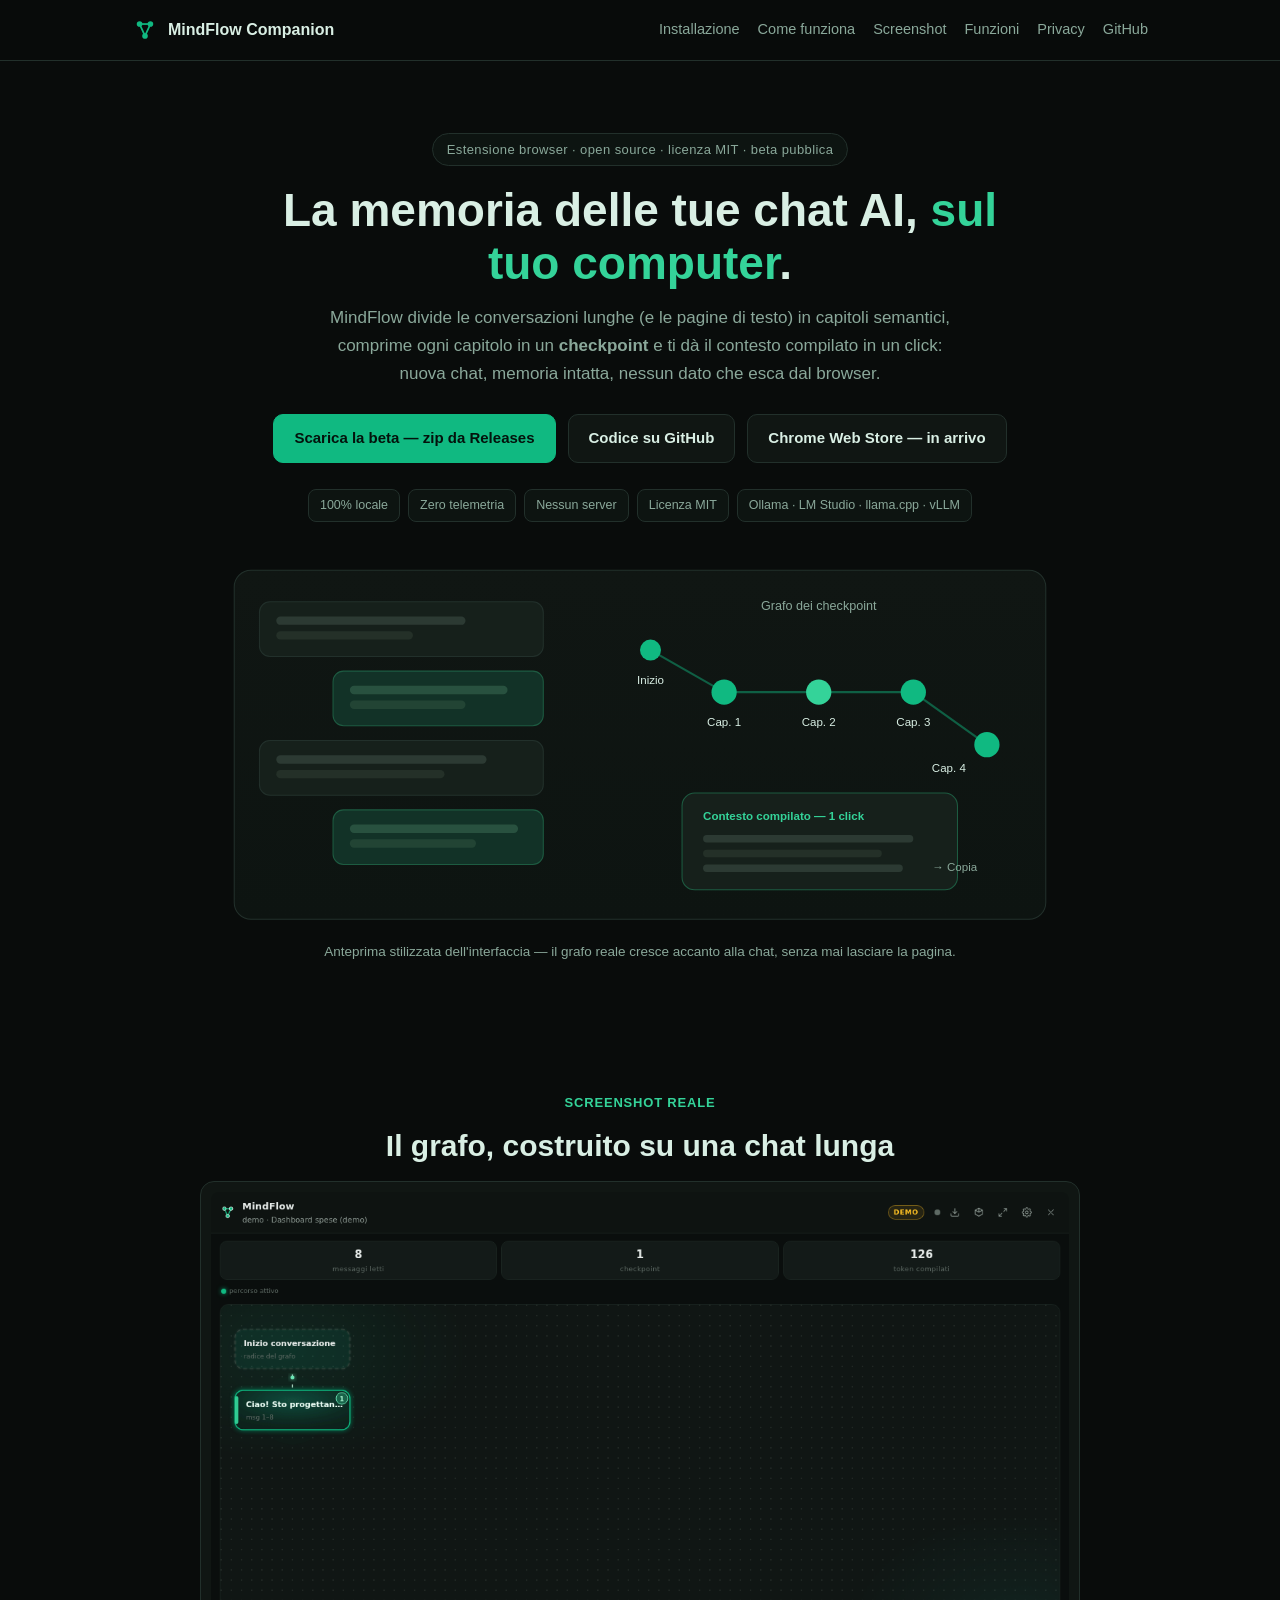
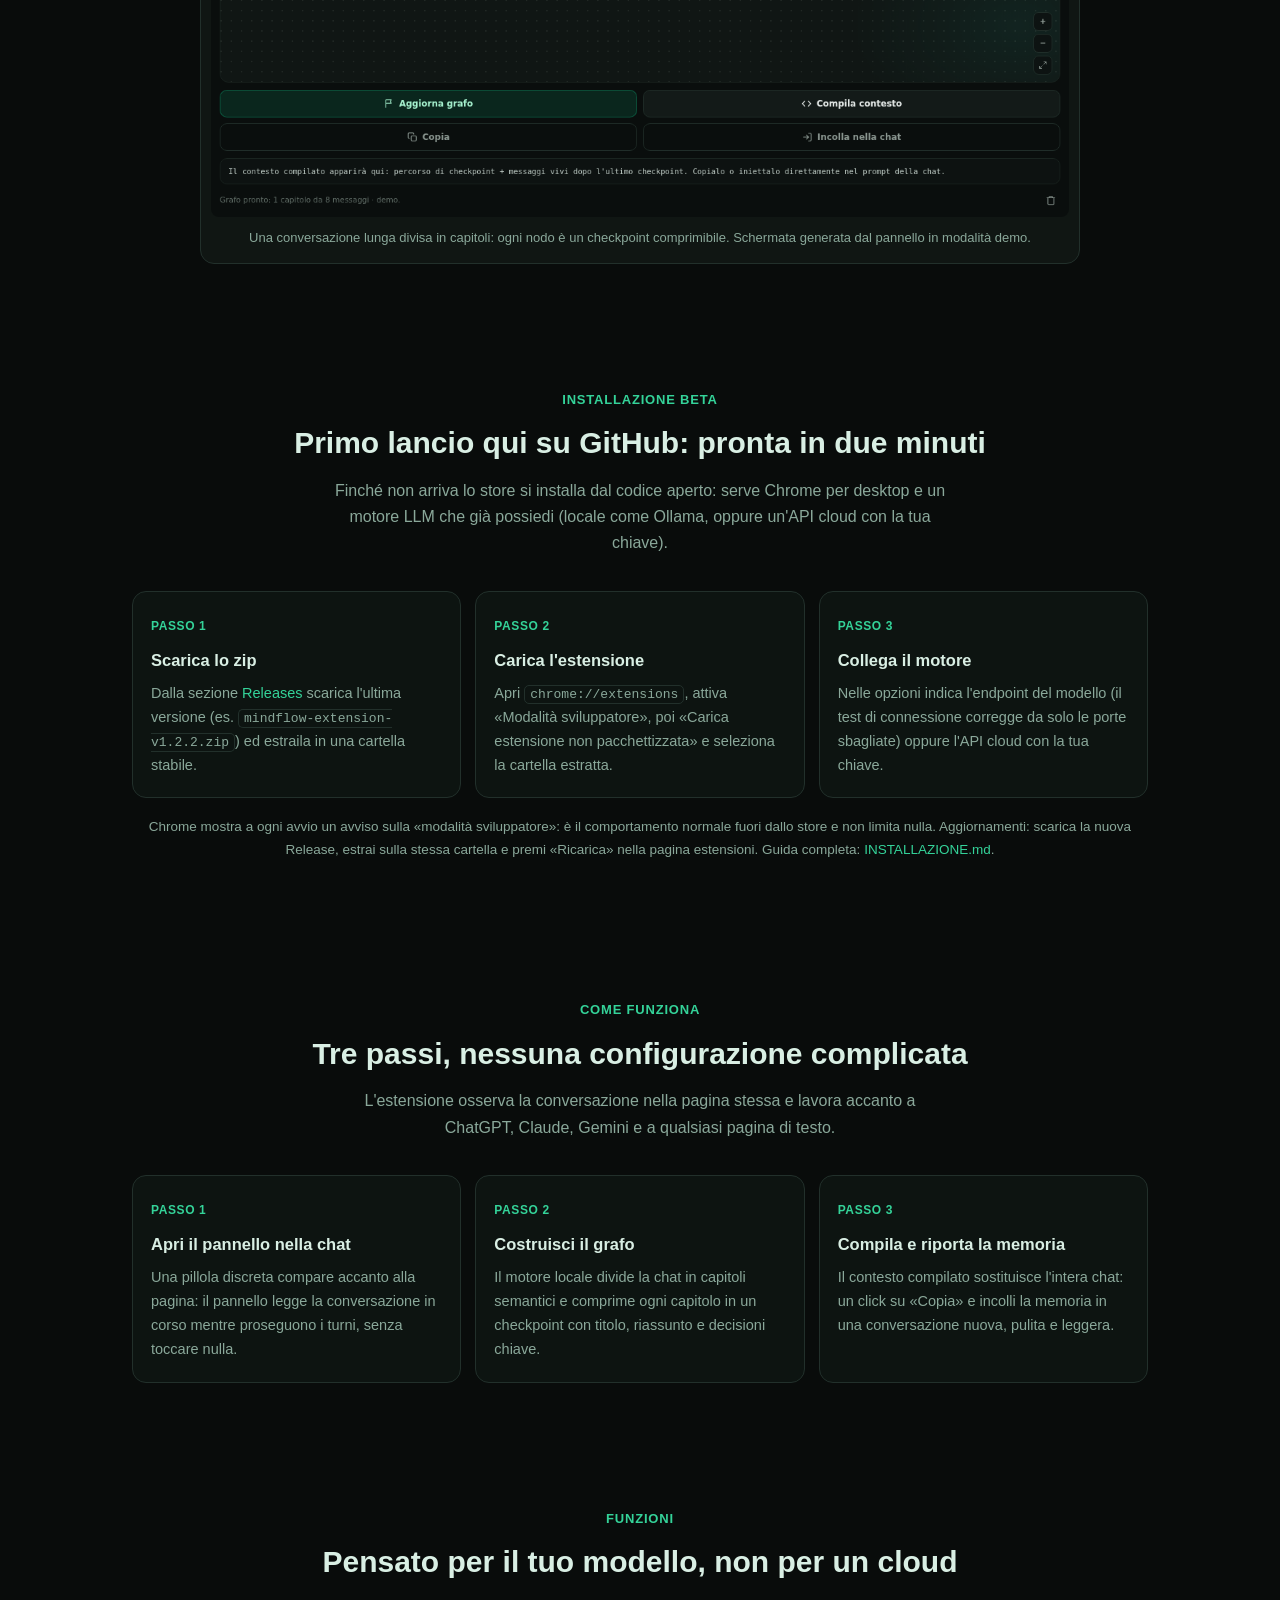
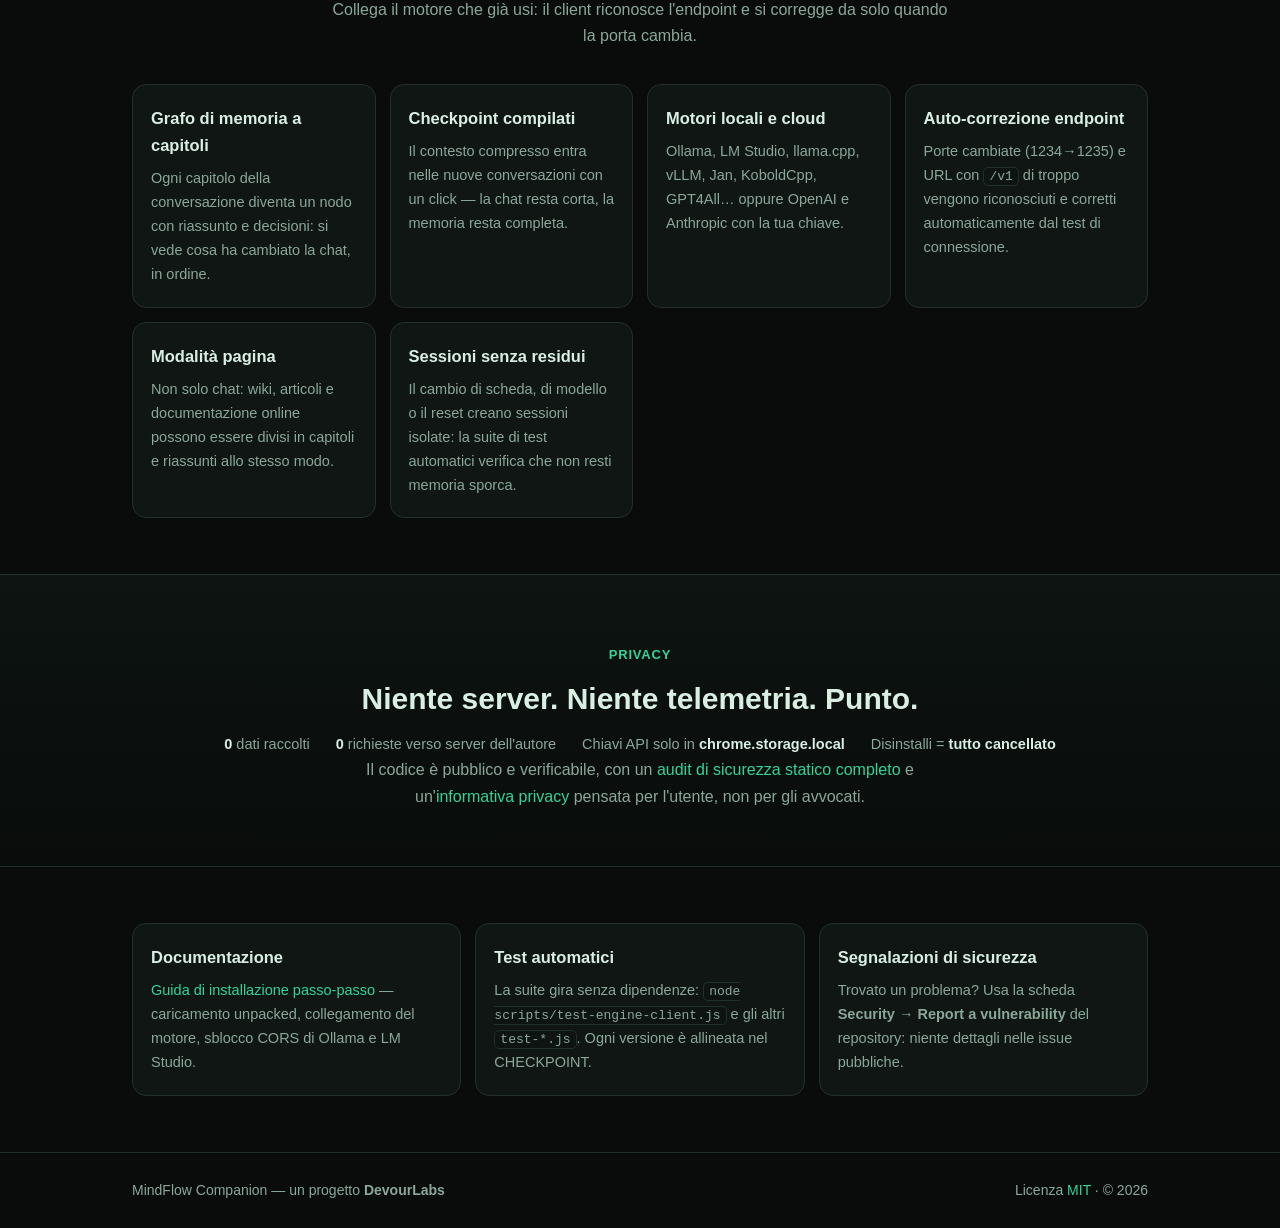
<file: docs/index.html>
<!doctype html>
<html lang="it">
<head>
<meta charset="utf-8" />
<meta name="viewport" content="width=device-width, initial-scale=1" />
<title>MindFlow Companion — la memoria delle tue chat AI, sul tuo computer</title>
<meta name="description" content="Estensione browser open source (MIT) che divide le chat AI e le pagine di testo in capitoli semantici, li comprime in checkpoint e li riutilizza come memoria: tutto in locale, zero telemetria." />
<style>
  :root{
    --bg:#090c0b; --surface:#101613; --surface2:#0d1411; --border:#22302b;
    --text:#d9efe4; --muted:#8aa89a; --accent:#10b981; --accent-strong:#34d399;
    --maxw:1060px;
  }
  *{box-sizing:border-box}
  html{scroll-behavior:smooth}
  body{
    margin:0; background:var(--bg); color:var(--text);
    font:16px/1.65 -apple-system,BlinkMacSystemFont,"Segoe UI",Roboto,"Helvetica Neue",Arial,sans-serif;
    -webkit-font-smoothing:antialiased;
  }
  a{color:var(--accent-strong); text-decoration:none}
  a:hover{text-decoration:underline}
  .wrap{max-width:var(--maxw); margin:0 auto; padding:0 22px}
  header.site{position:sticky; top:0; z-index:10; background:rgba(9,12,11,.88); backdrop-filter:blur(8px); border-bottom:1px solid var(--border)}
  .nav{display:flex; align-items:center; gap:18px; height:60px}
  .brand{display:flex; align-items:center; gap:10px; font-weight:700; color:var(--text)}
  .brand svg{width:26px; height:26px}
  .nav nav{margin-left:auto; display:flex; gap:18px; font-size:14.5px; flex-wrap:wrap}
  .nav nav a{color:var(--muted)}
  .nav nav a:hover{color:var(--text)}
  .hero{padding:72px 0 46px; text-align:center}
  .pill{display:inline-block; padding:5px 14px; border:1px solid var(--border); border-radius:999px; color:var(--muted); font-size:13px; letter-spacing:.4px; background:var(--surface2)}
  h1{font-size:clamp(30px,5.4vw,46px); line-height:1.15; margin:18px auto 14px; max-width:760px}
  h1 em{font-style:normal; color:var(--accent-strong)}
  .sub{color:var(--muted); max-width:640px; margin:0 auto 26px; font-size:17px}
  .cta{display:flex; gap:12px; justify-content:center; flex-wrap:wrap}
  .btn{display:inline-flex; align-items:center; gap:8px; padding:11px 20px; border-radius:10px; font-weight:600; font-size:15px; border:1px solid var(--border); color:var(--text); background:var(--surface)}
  .btn.primary{background:var(--accent); border-color:var(--accent); color:#04120c}
  .btn.primary:hover{background:var(--accent-strong); text-decoration:none}
  .btn:hover{text-decoration:none; border-color:var(--accent)}
  .badges{display:flex; gap:8px; justify-content:center; margin-top:26px; flex-wrap:wrap}
  .badge{font-size:12.5px; color:var(--muted); border:1px solid var(--border); border-radius:8px; padding:5px 11px; background:var(--surface2)}
  .mock{margin:44px auto 0; max-width:820px}
  .mock svg{width:100%; height:auto; display:block}
  section{padding:56px 0}
  section h2{font-size:clamp(22px,3.4vw,30px); margin:0 0 10px; text-align:center}
  .lead{color:var(--muted); text-align:center; max-width:620px; margin:0 auto 34px}
  .grid{display:grid; grid-template-columns:repeat(auto-fit,minmax(240px,1fr)); gap:14px}
  .card{background:var(--surface); border:1px solid var(--border); border-radius:14px; padding:20px 18px}
  .card h3{margin:0 0 8px; font-size:16.5px}
  .card p{margin:0; color:var(--muted); font-size:14.5px}
  .steps{display:grid; grid-template-columns:repeat(auto-fit,minmax(250px,1fr)); gap:14px; counter-reset:step}
  .step{background:var(--surface2); border:1px solid var(--border); border-radius:14px; padding:20px 18px; counter-increment:step}
  .step::before{content:"Passo " counter(step); display:inline-block; font-size:12px; font-weight:700; letter-spacing:.6px; text-transform:uppercase; color:var(--accent-strong); margin-bottom:10px}
  .step h3{margin:0 0 8px; font-size:16.5px}
  .step p{margin:0; color:var(--muted); font-size:14.5px}
  .shot{max-width:880px; margin:0 auto; background:var(--surface); border:1px solid var(--border); border-radius:14px; padding:10px}
  .shot img{width:100%; height:auto; display:block; border-radius:8px}
  .shot figcaption{color:var(--muted); font-size:13px; text-align:center; padding:10px 6px 4px}
  .privacy-strip{background:linear-gradient(180deg,var(--surface2),var(--bg)); border-top:1px solid var(--border); border-bottom:1px solid var(--border)}
  .privacy-strip .row{display:flex; gap:26px; justify-content:center; flex-wrap:wrap; color:var(--muted); font-size:14.5px}
  .privacy-strip b{color:var(--text)}
  footer.site{border-top:1px solid var(--border); padding:26px 0; color:var(--muted); font-size:14px}
  footer.site .wrap{display:flex; gap:16px; flex-wrap:wrap; align-items:center; justify-content:space-between}
  .kicker{color:var(--accent-strong); font-size:13px; font-weight:700; letter-spacing:.8px; text-transform:uppercase; text-align:center; margin-bottom:8px}
  .note{text-align:center; color:var(--muted); font-size:13.5px; margin-top:18px}
  code{background:var(--surface2); border:1px solid var(--border); border-radius:5px; padding:1px 5px; font-size:13px}
</style>
</head>
<body>

<header class="site">
  <div class="wrap nav">
    <a class="brand" href="#top" aria-label="MindFlow Companion">
      <svg viewBox="0 0 24 24" aria-hidden="true"><line x1="7" y1="6.5" x2="17" y2="6.5" stroke="#10b981" stroke-width="1.6"/><line x1="7" y1="6.5" x2="12" y2="17.5" stroke="#10b981" stroke-width="1.6"/><line x1="17" y1="6.5" x2="12" y2="17.5" stroke="#10b981" stroke-width="1.6"/><circle cx="7" cy="6.5" r="2.6" fill="#10b981"/><circle cx="17" cy="6.5" r="2.6" fill="#10b981"/><circle cx="12" cy="17.5" r="2.6" fill="#10b981"/></svg>
      MindFlow Companion
    </a>
    <nav aria-label="Sezioni">
      <a href="#installazione">Installazione</a>
      <a href="#come-funziona">Come funziona</a>
      <a href="#screenshot">Screenshot</a>
      <a href="#funzioni">Funzioni</a>
      <a href="#privacy">Privacy</a>
      <a href="https://github.com/chiacchiosalvatore-hub/MindFlow">GitHub</a>
    </nav>
  </div>
</header>

<main id="top">
  <div class="wrap hero">
    <span class="pill">Estensione browser · open source · licenza MIT · beta pubblica</span>
    <h1>La memoria delle tue chat AI, <em>sul tuo computer</em>.</h1>
    <p class="sub">MindFlow divide le conversazioni lunghe (e le pagine di testo) in capitoli semantici,
    comprime ogni capitolo in un <b>checkpoint</b> e ti dà il contesto compilato in un click:
    nuova chat, memoria intatta, nessun dato che esca dal browser.</p>
    <div class="cta">
      <a class="btn primary" href="https://github.com/chiacchiosalvatore-hub/MindFlow/releases">Scarica la beta — zip da Releases</a>
      <a class="btn" href="https://github.com/chiacchiosalvatore-hub/MindFlow">Codice su GitHub</a>
      <span class="btn" title="Pubblicazione su Chrome Web Store prevista dopo la fase di validazione">Chrome Web Store — in arrivo</span>
    </div>
    <div class="badges">
      <span class="badge">100% locale</span>
      <span class="badge">Zero telemetria</span>
      <span class="badge">Nessun server</span>
      <span class="badge">Licenza MIT</span>
      <span class="badge">Ollama · LM Studio · llama.cpp · vLLM</span>
    </div>

    <div class="mock" role="img" aria-label="Anteprima stilizzata: la chat viene divisa in capitoli e il grafo dei checkpoint cresce da sinistra a destra">
      <svg viewBox="0 0 780 340">
        <defs>
          <linearGradient id="bgp" x1="0" y1="0" x2="0" y2="1">
            <stop offset="0" stop-color="#101613"/><stop offset="1" stop-color="#0d1411"/>
          </linearGradient>
        </defs>
        <rect x="4" y="4" width="772" height="332" rx="16" fill="url(#bgp)" stroke="#22302b"/>
        <!-- Chat a sinistra -->
        <rect x="28" y="34" width="270" height="52" rx="10" fill="#16201b" stroke="#22302b"/>
        <rect x="44" y="48" width="180" height="8" rx="4" fill="#2c3a33"/>
        <rect x="44" y="62" width="130" height="8" rx="4" fill="#243028"/>
        <rect x="98" y="100" width="200" height="52" rx="10" fill="#123227" stroke="#1d5b41"/>
        <rect x="114" y="114" width="150" height="8" rx="4" fill="#28513f"/>
        <rect x="114" y="128" width="110" height="8" rx="4" fill="#224434"/>
        <rect x="28" y="166" width="270" height="52" rx="10" fill="#16201b" stroke="#22302b"/>
        <rect x="44" y="180" width="200" height="8" rx="4" fill="#2c3a33"/>
        <rect x="44" y="194" width="160" height="8" rx="4" fill="#243028"/>
        <rect x="98" y="232" width="200" height="52" rx="10" fill="#123227" stroke="#1d5b41"/>
        <rect x="114" y="246" width="160" height="8" rx="4" fill="#28513f"/>
        <rect x="114" y="260" width="120" height="8" rx="4" fill="#224434"/>
        <!-- Grafo a destra -->
        <text x="560" y="42" fill="#8aa89a" font-size="12" text-anchor="middle">Grafo dei checkpoint</text>
        <line x1="400" y1="80" x2="470" y2="120" stroke="#10b981" stroke-opacity=".45" stroke-width="2"/>
        <line x1="470" y1="120" x2="560" y2="120" stroke="#10b981" stroke-opacity=".45" stroke-width="2"/>
        <line x1="560" y1="120" x2="650" y2="120" stroke="#10b981" stroke-opacity=".45" stroke-width="2"/>
        <line x1="650" y1="120" x2="720" y2="170" stroke="#10b981" stroke-opacity=".45" stroke-width="2"/>
        <circle cx="400" cy="80" r="10" fill="#10b981"/>
        <text x="400" y="112" fill="#d9efe4" font-size="11" text-anchor="middle">Inizio</text>
        <circle cx="470" cy="120" r="12" fill="#10b981"/>
        <text x="470" y="152" fill="#d9efe4" font-size="11" text-anchor="middle">Cap. 1</text>
        <circle cx="560" cy="120" r="12" fill="#34d399"/>
        <text x="560" y="152" fill="#d9efe4" font-size="11" text-anchor="middle">Cap. 2</text>
        <circle cx="650" cy="120" r="12" fill="#10b981"/>
        <text x="650" y="152" fill="#d9efe4" font-size="11" text-anchor="middle">Cap. 3</text>
        <circle cx="720" cy="170" r="12" fill="#10b981"/>
        <text x="700" y="196" fill="#d9efe4" font-size="11" text-anchor="end">Cap. 4</text>
        <!-- Checkpoint compilato -->
        <rect x="430" y="216" width="262" height="92" rx="12" fill="#16201b" stroke="#1d5b41"/>
        <text x="450" y="242" fill="#34d399" font-size="11" font-weight="700">Contesto compilato — 1 click</text>
        <rect x="450" y="256" width="200" height="7" rx="3.5" fill="#2c3a33"/>
        <rect x="450" y="270" width="170" height="7" rx="3.5" fill="#243028"/>
        <rect x="450" y="284" width="190" height="7" rx="3.5" fill="#2c3a33"/>
        <text x="668" y="290" fill="#8aa89a" font-size="11">→ Copia</text>
      </svg>
    </div>
    <p class="note">Anteprima stilizzata dell'interfaccia — il grafo reale cresce accanto alla chat, senza mai lasciare la pagina.</p>
  </div>

  <section id="screenshot">
    <div class="wrap">
      <p class="kicker">Screenshot reale</p>
      <h2>Il grafo, costruito su una chat lunga</h2>
      <figure class="shot">
        <img src="anteprima-grafo-costruito.png" onerror="this.closest('figure').style.display='none'" alt="Pannello MindFlow: il grafo dei checkpoint costruito a scaletta su una conversazione lunga, con i capitoli collegati in sequenza" loading="lazy" />
        <figcaption>Una conversazione lunga divisa in capitoli: ogni nodo è un checkpoint comprimibile. Schermata generata dal pannello in modalità demo.</figcaption>
      </figure>
    </div>
  </section>

  <section id="installazione">
    <div class="wrap">
      <p class="kicker">Installazione beta</p>
      <h2>Primo lancio qui su GitHub: pronta in due minuti</h2>
      <p class="lead">Finché non arriva lo store si installa dal codice aperto: serve Chrome per desktop e un motore LLM che già possiedi (locale come Ollama, oppure un'API cloud con la tua chiave).</p>
      <div class="steps">
        <div class="step">
          <h3>Scarica lo zip</h3>
          <p>Dalla sezione <a href="https://github.com/chiacchiosalvatore-hub/MindFlow/releases">Releases</a> scarica l'ultima versione (es. <code>mindflow-extension-v1.2.2.zip</code>) ed estraila in una cartella stabile.</p>
        </div>
        <div class="step">
          <h3>Carica l'estensione</h3>
          <p>Apri <code>chrome://extensions</code>, attiva «Modalità sviluppatore», poi «Carica estensione non pacchettizzata» e seleziona la cartella estratta.</p>
        </div>
        <div class="step">
          <h3>Collega il motore</h3>
          <p>Nelle opzioni indica l'endpoint del modello (il test di connessione corregge da solo le porte sbagliate) oppure l'API cloud con la tua chiave.</p>
        </div>
      </div>
      <p class="note">Chrome mostra a ogni avvio un avviso sulla «modalità sviluppatore»: è il comportamento normale fuori dallo store e non limita nulla. Aggiornamenti: scarica la nuova Release, estrai sulla stessa cartella e premi «Ricarica» nella pagina estensioni. Guida completa: <a href="https://github.com/chiacchiosalvatore-hub/MindFlow/blob/main/mindflow-extension/INSTALLAZIONE.md">INSTALLAZIONE.md</a>.</p>
    </div>
  </section>

  <section id="come-funziona">
    <div class="wrap">
      <p class="kicker">Come funziona</p>
      <h2>Tre passi, nessuna configurazione complicata</h2>
      <p class="lead">L'estensione osserva la conversazione nella pagina stessa e lavora accanto a ChatGPT, Claude, Gemini e a qualsiasi pagina di testo.</p>
      <div class="steps">
        <div class="step">
          <h3>Apri il pannello nella chat</h3>
          <p>Una pillola discreta compare accanto alla pagina: il pannello legge la conversazione in corso mentre proseguono i turni, senza toccare nulla.</p>
        </div>
        <div class="step">
          <h3>Costruisci il grafo</h3>
          <p>Il motore locale divide la chat in capitoli semantici e comprime ogni capitolo in un checkpoint con titolo, riassunto e decisioni chiave.</p>
        </div>
        <div class="step">
          <h3>Compila e riporta la memoria</h3>
          <p>Il contesto compilato sostituisce l'intera chat: un click su «Copia» e incolli la memoria in una conversazione nuova, pulita e leggera.</p>
        </div>
      </div>
    </div>
  </section>

  <section id="funzioni">
    <div class="wrap">
      <p class="kicker">Funzioni</p>
      <h2>Pensato per il tuo modello, non per un cloud</h2>
      <p class="lead">Collega il motore che già usi: il client riconosce l'endpoint e si corregge da solo quando la porta cambia.</p>
      <div class="grid">
        <div class="card"><h3>Grafo di memoria a capitoli</h3><p>Ogni capitolo della conversazione diventa un nodo con riassunto e decisioni: si vede cosa ha cambiato la chat, in ordine.</p></div>
        <div class="card"><h3>Checkpoint compilati</h3><p>Il contesto compresso entra nelle nuove conversazioni con un click — la chat resta corta, la memoria resta completa.</p></div>
        <div class="card"><h3>Motori locali e cloud</h3><p>Ollama, LM Studio, llama.cpp, vLLM, Jan, KoboldCpp, GPT4All… oppure OpenAI e Anthropic con la tua chiave.</p></div>
        <div class="card"><h3>Auto-correzione endpoint</h3><p>Porte cambiate (1234→1235) e URL con <code>/v1</code> di troppo vengono riconosciuti e corretti automaticamente dal test di connessione.</p></div>
        <div class="card"><h3>Modalità pagina</h3><p>Non solo chat: wiki, articoli e documentazione online possono essere divisi in capitoli e riassunti allo stesso modo.</p></div>
        <div class="card"><h3>Sessioni senza residui</h3><p>Il cambio di scheda, di modello o il reset creano sessioni isolate: la suite di test automatici verifica che non resti memoria sporca.</p></div>
      </div>
    </div>
  </section>

  <section id="privacy" class="privacy-strip">
    <div class="wrap">
      <p class="kicker">Privacy</p>
      <h2>Niente server. Niente telemetria. Punto.</h2>
      <div class="row">
        <span><b>0</b> dati raccolti</span>
        <span><b>0</b> richieste verso server dell'autore</span>
        <span>Chiavi API solo in <b>chrome.storage.local</b></span>
        <span>Disinstalli = <b>tutto cancellato</b></span>
      </div>
      <p class="lead" style="margin-bottom:0">
        Il codice è pubblico e verificabile, con un <a href="https://github.com/chiacchiosalvatore-hub/MindFlow/blob/main/docs/AUDIT-SICUREZZA.md">audit di sicurezza statico completo</a>
        e un'<a href="https://github.com/chiacchiosalvatore-hub/MindFlow/blob/main/docs/privacy-policy.html">informativa privacy</a> pensata per l'utente, non per gli avvocati.
      </p>
    </div>
  </section>

  <section>
    <div class="wrap">
      <div class="grid">
        <div class="card"><h3>Documentazione</h3><p><a href="https://github.com/chiacchiosalvatore-hub/MindFlow/blob/main/mindflow-extension/INSTALLAZIONE.md">Guida di installazione passo-passo</a> — caricamento unpacked, collegamento del motore, sblocco CORS di Ollama e LM Studio.</p></div>
        <div class="card"><h3>Test automatici</h3><p>La suite gira senza dipendenze: <code>node scripts/test-engine-client.js</code> e gli altri <code>test-*.js</code>. Ogni versione è allineata nel CHECKPOINT.</p></div>
        <div class="card"><h3>Segnalazioni di sicurezza</h3><p>Trovato un problema? Usa la scheda <b>Security → Report a vulnerability</b> del repository: niente dettagli nelle issue pubbliche.</p></div>
      </div>
    </div>
  </section>
</main>

<footer class="site">
  <div class="wrap">
    <span>MindFlow Companion — un progetto <b>DevourLabs</b></span>
    <span>Licenza <a href="https://github.com/chiacchiosalvatore-hub/MindFlow/blob/main/LICENSE">MIT</a> · © 2026</span>
  </div>
</footer>

</body>
</html>
</file>
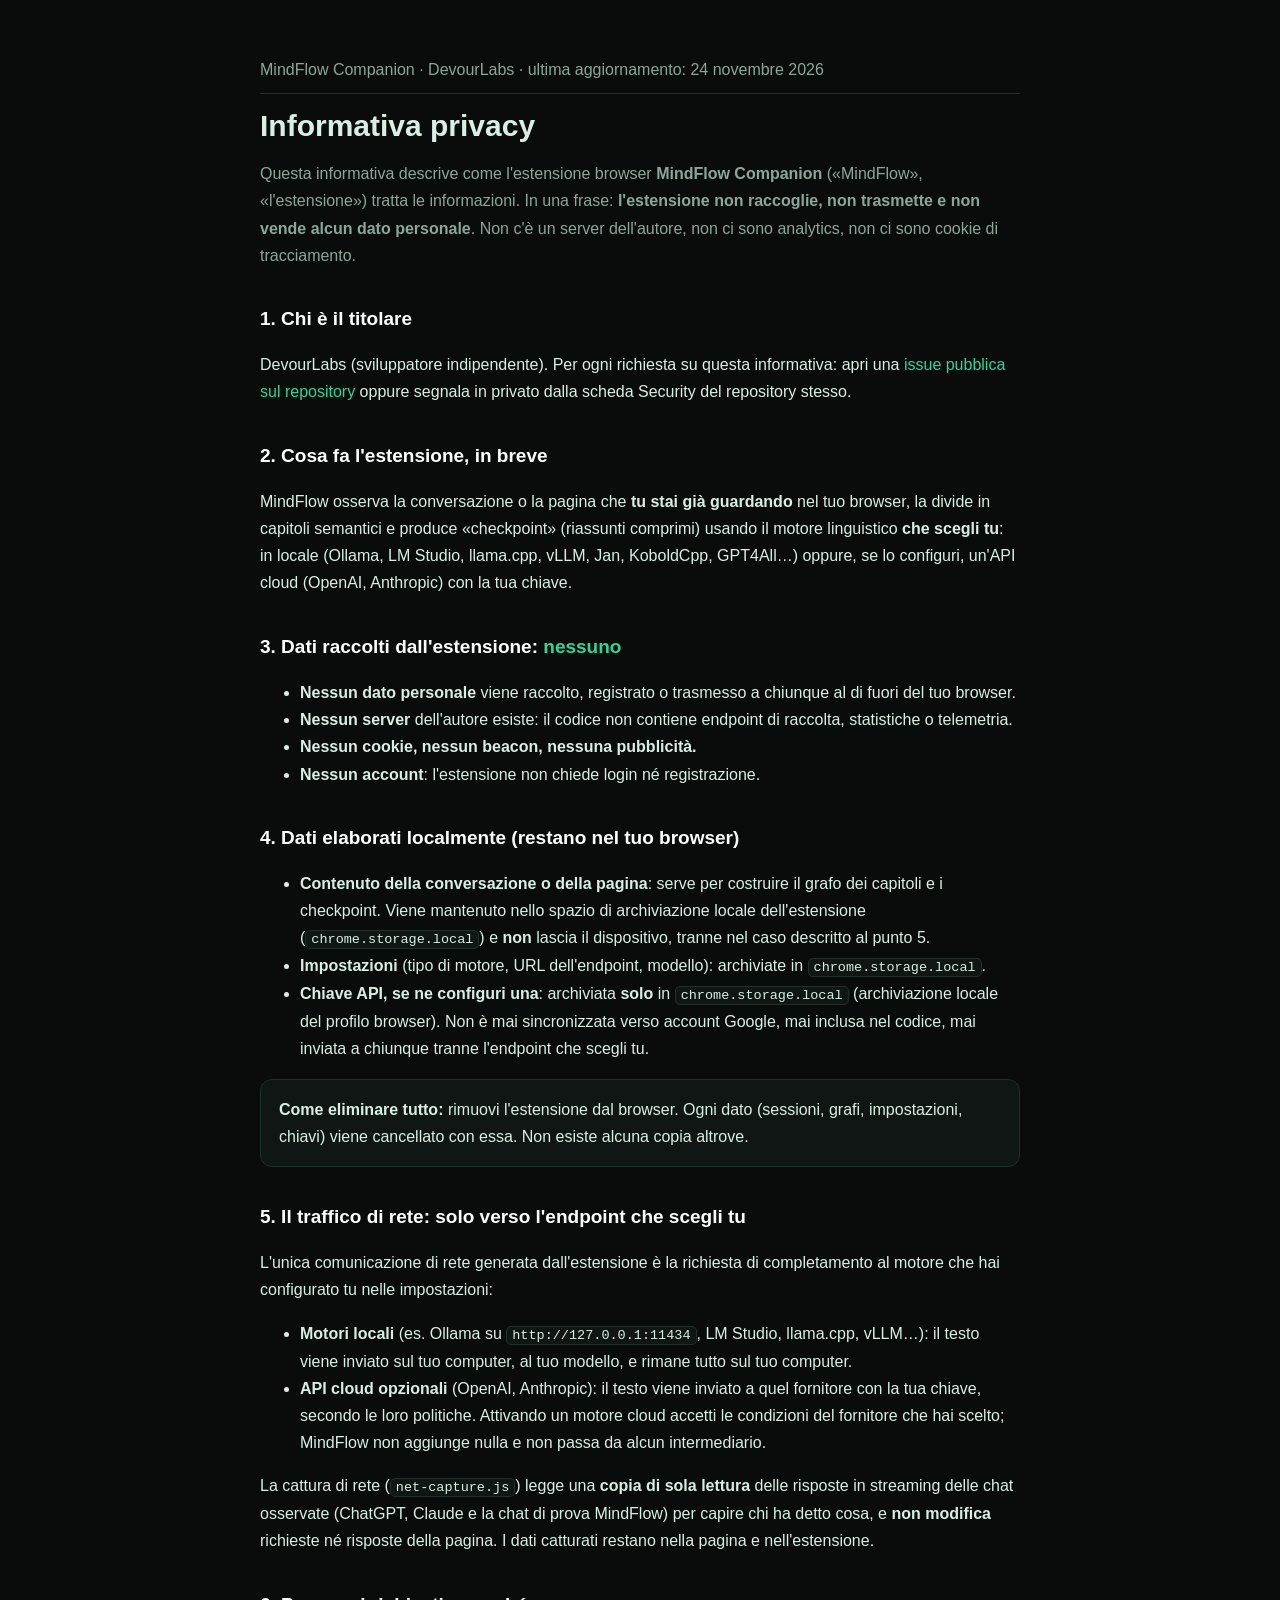
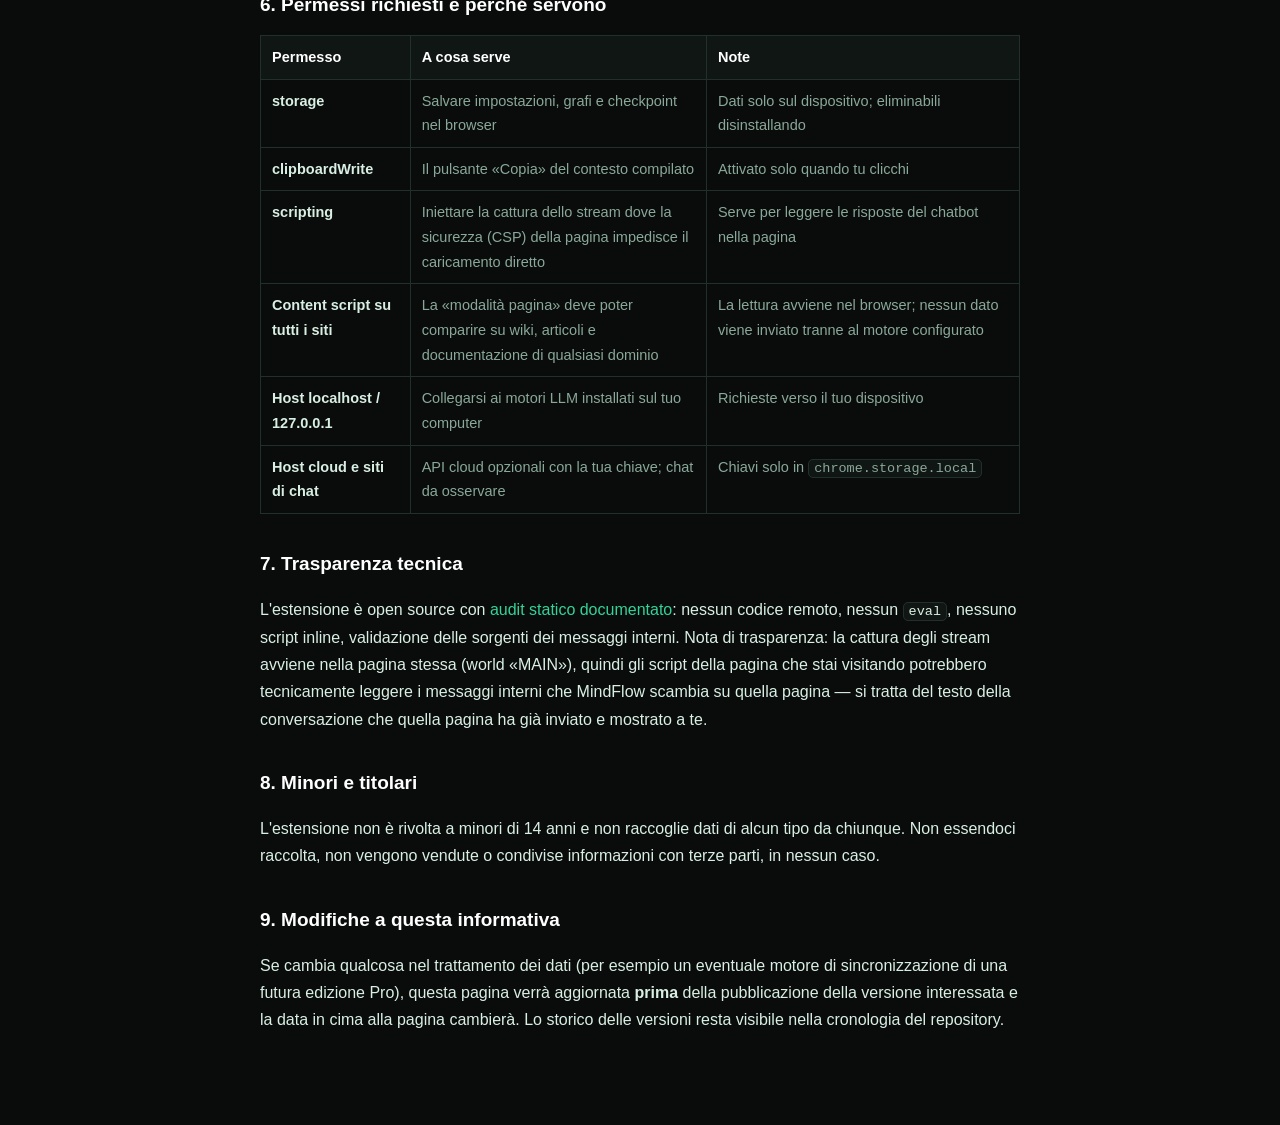
<file: docs/privacy-policy.html>
<!doctype html>
<html lang="it">
<head>
<meta charset="utf-8" />
<meta name="viewport" content="width=device-width, initial-scale=1" />
<title>Informativa privacy — MindFlow Companion</title>
<style>
  :root{
    --bg:#090c0b; --surface:#101613; --border:#22302b;
    --text:#d9efe4; --muted:#8aa89a; --accent:#10b981; --accent-strong:#34d399;
  }
  body{margin:0; background:var(--bg); color:var(--text);
    font:16px/1.7 -apple-system,BlinkMacSystemFont,"Segoe UI",Roboto,"Helvetica Neue",Arial,sans-serif;}
  a{color:var(--accent-strong); text-decoration:none}
  a:hover{text-decoration:underline}
  .wrap{max-width:760px; margin:0 auto; padding:40px 22px 80px}
  h1{font-size:30px; line-height:1.2; margin:14px 0 6px}
  h2{font-size:19px; margin:34px 0 10px; color:#fff}
  p, li{color:var(--text)}
  .muted{color:var(--muted)}
  .up{border-bottom:1px solid var(--border); padding-bottom:10px; margin-bottom:6px}
  table{width:100%; border-collapse:collapse; margin:14px 0; font-size:14.5px}
  th,td{border:1px solid var(--border); padding:9px 11px; text-align:left; vertical-align:top}
  th{background:var(--surface); color:#fff}
  td{color:var(--muted)}
  td b{color:var(--text)}
  .ok{color:var(--accent-strong); font-weight:700}
  code{background:var(--surface); border:1px solid var(--border); border-radius:5px; padding:1px 5px; font-size:13.5px}
  .box{background:var(--surface); border:1px solid var(--border); border-radius:12px; padding:16px 18px; margin:16px 0}
</style>
</head>
<body>
<div class="wrap">
  <p class="muted up">MindFlow Companion · DevourLabs · ultima aggiornamento: 24 novembre 2026</p>
  <h1>Informativa privacy</h1>
  <p class="muted">Questa informativa descrive come l'estensione browser <b>MindFlow Companion</b> («MindFlow», «l'estensione») tratta le informazioni. In una frase: <b>l'estensione non raccoglie, non trasmette e non vende alcun dato personale</b>. Non c'è un server dell'autore, non ci sono analytics, non ci sono cookie di tracciamento.</p>

  <h2>1. Chi è il titolare</h2>
  <p>DevourLabs (sviluppatore indipendente). Per ogni richiesta su questa informativa: apri una <a href="https://github.com/chiacchiosalvatore-hub/MindFlow/issues">issue pubblica sul repository</a> oppure segnala in privato dalla scheda Security del repository stesso.</p>

  <h2>2. Cosa fa l'estensione, in breve</h2>
  <p>MindFlow osserva la conversazione o la pagina che <b>tu stai già guardando</b> nel tuo browser, la divide in capitoli semantici e produce «checkpoint» (riassunti comprimi) usando il motore linguistico <b>che scegli tu</b>: in locale (Ollama, LM Studio, llama.cpp, vLLM, Jan, KoboldCpp, GPT4All…) oppure, se lo configuri, un'API cloud (OpenAI, Anthropic) con la tua chiave.</p>

  <h2>3. Dati raccolti dall'estensione: <span class="ok">nessuno</span></h2>
  <ul>
    <li><b>Nessun dato personale</b> viene raccolto, registrato o trasmesso a chiunque al di fuori del tuo browser.</li>
    <li><b>Nessun server</b> dell'autore esiste: il codice non contiene endpoint di raccolta, statistiche o telemetria.</li>
    <li><b>Nessun cookie, nessun beacon, nessuna pubblicità.</b></li>
    <li><b>Nessun account</b>: l'estensione non chiede login né registrazione.</li>
  </ul>

  <h2>4. Dati elaborati localmente (restano nel tuo browser)</h2>
  <ul>
    <li><b>Contenuto della conversazione o della pagina</b>: serve per costruire il grafo dei capitoli e i checkpoint. Viene mantenuto nello spazio di archiviazione locale dell'estensione (<code>chrome.storage.local</code>) e <b>non</b> lascia il dispositivo, tranne nel caso descritto al punto 5.</li>
    <li><b>Impostazioni</b> (tipo di motore, URL dell'endpoint, modello): archiviate in <code>chrome.storage.local</code>.</li>
    <li><b>Chiave API, se ne configuri una</b>: archiviata <b>solo</b> in <code>chrome.storage.local</code> (archiviazione locale del profilo browser). Non è mai sincronizzata verso account Google, mai inclusa nel codice, mai inviata a chiunque tranne l'endpoint che scegli tu.</li>
  </ul>
  <div class="box"><b>Come eliminare tutto:</b> rimuovi l'estensione dal browser. Ogni dato (sessioni, grafi, impostazioni, chiavi) viene cancellato con essa. Non esiste alcuna copia altrove.</div>

  <h2>5. Il traffico di rete: solo verso l'endpoint che scegli tu</h2>
  <p>L'unica comunicazione di rete generata dall'estensione è la richiesta di completamento al motore che hai configurato tu nelle impostazioni:</p>
  <ul>
    <li><b>Motori locali</b> (es. Ollama su <code>http://127.0.0.1:11434</code>, LM Studio, llama.cpp, vLLM…): il testo viene inviato sul tuo computer, al tuo modello, e rimane tutto sul tuo computer.</li>
    <li><b>API cloud opzionali</b> (OpenAI, Anthropic): il testo viene inviato a quel fornitore con la tua chiave, secondo le loro politiche. Attivando un motore cloud accetti le condizioni del fornitore che hai scelto; MindFlow non aggiunge nulla e non passa da alcun intermediario.</li>
  </ul>
  <p>La cattura di rete (<code>net-capture.js</code>) legge una <b>copia di sola lettura</b> delle risposte in streaming delle chat osservate (ChatGPT, Claude e la chat di prova MindFlow) per capire chi ha detto cosa, e <b>non modifica</b> richieste né risposte della pagina. I dati catturati restano nella pagina e nell'estensione.</p>

  <h2>6. Permessi richiesti e perché servono</h2>
  <table>
    <tr><th>Permesso</th><th>A cosa serve</th><th>Note</th></tr>
    <tr><td><b>storage</b></td><td>Salvare impostazioni, grafi e checkpoint nel browser</td><td>Dati solo sul dispositivo; eliminabili disinstallando</td></tr>
    <tr><td><b>clipboardWrite</b></td><td>Il pulsante «Copia» del contesto compilato</td><td>Attivato solo quando tu clicchi</td></tr>
    <tr><td><b>scripting</b></td><td>Iniettare la cattura dello stream dove la sicurezza (CSP) della pagina impedisce il caricamento diretto</td><td>Serve per leggere le risposte del chatbot nella pagina</td></tr>
    <tr><td><b>Content script su tutti i siti</b></td><td>La «modalità pagina» deve poter comparire su wiki, articoli e documentazione di qualsiasi dominio</td><td>La lettura avviene nel browser; nessun dato viene inviato tranne al motore configurato</td></tr>
    <tr><td><b>Host localhost / 127.0.0.1</b></td><td>Collegarsi ai motori LLM installati sul tuo computer</td><td>Richieste verso il tuo dispositivo</td></tr>
    <tr><td><b>Host cloud e siti di chat</b></td><td>API cloud opzionali con la tua chiave; chat da osservare</td><td>Chiavi solo in <code>chrome.storage.local</code></td></tr>
  </table>

  <h2>7. Trasparenza tecnica</h2>
  <p>L'estensione è open source con <a href="https://github.com/chiacchiosalvatore-hub/MindFlow/blob/main/docs/AUDIT-SICUREZZA.md">audit statico documentato</a>: nessun codice remoto, nessun <code>eval</code>, nessuno script inline, validazione delle sorgenti dei messaggi interni. Nota di trasparenza: la cattura degli stream avviene nella pagina stessa (world «MAIN»), quindi gli script della pagina che stai visitando potrebbero tecnicamente leggere i messaggi interni che MindFlow scambia su quella pagina — si tratta del testo della conversazione che quella pagina ha già inviato e mostrato a te.</p>

  <h2>8. Minori e titolari</h2>
  <p>L'estensione non è rivolta a minori di 14 anni e non raccoglie dati di alcun tipo da chiunque. Non essendoci raccolta, non vengono vendute o condivise informazioni con terze parti, in nessun caso.</p>

  <h2>9. Modifiche a questa informativa</h2>
  <p>Se cambia qualcosa nel trattamento dei dati (per esempio un eventuale motore di sincronizzazione di una futura edizione Pro), questa pagina verrà aggiornata <b>prima</b> della pubblicazione della versione interessata e la data in cima alla pagina cambierà. Lo storico delle versioni resta visibile nella cronologia del repository.</p>
</div>
</body>
</html>
</file>
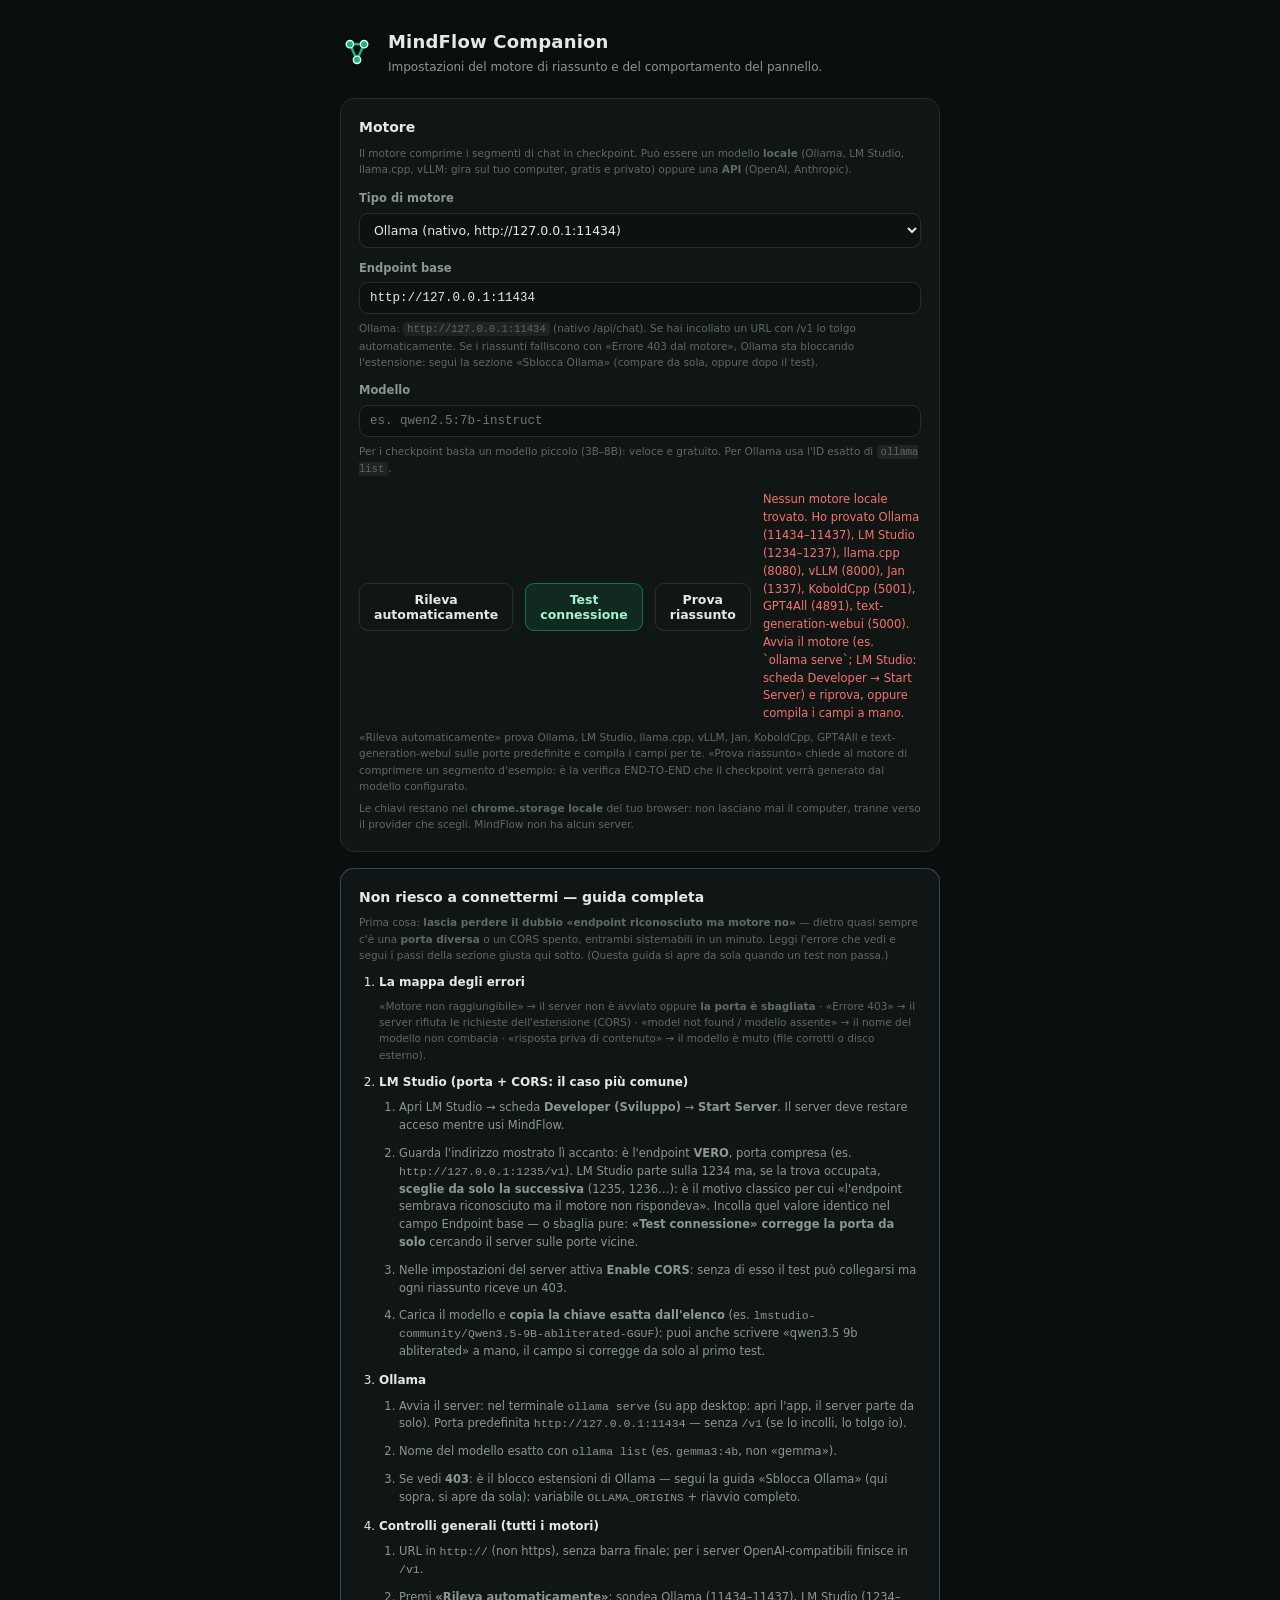
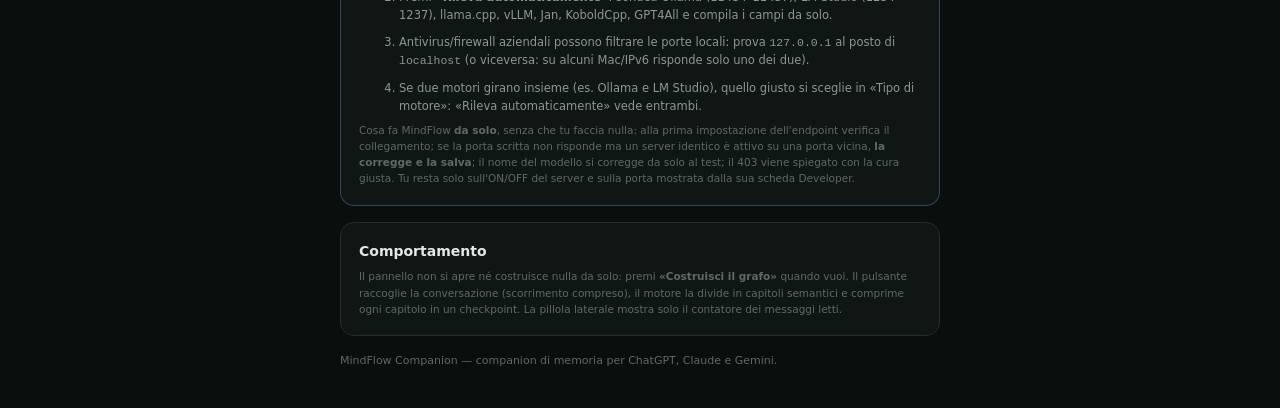
<file: mindflow-extension/options.html>
<!doctype html>
<html lang="it">
  <head>
    <meta charset="utf-8" />
    <title>MindFlow Companion — Impostazioni</title>
    <link rel="stylesheet" href="options.css" />
  </head>
  <body>
    <main class="wrap">
      <header class="head">
        <svg class="logo" viewBox="0 0 24 24" aria-hidden="true">
          <line x1="7" y1="6.5" x2="17" y2="6.5" />
          <line x1="7" y1="6.5" x2="12" y2="17.5" />
          <line x1="17" y1="6.5" x2="12" y2="17.5" />
          <circle cx="7" cy="6.5" r="2.6" />
          <circle cx="17" cy="6.5" r="2.6" />
          <circle cx="12" cy="17.5" r="2.6" />
        </svg>
        <div>
          <h1>MindFlow Companion</h1>
          <p>Impostazioni del motore di riassunto e del comportamento del pannello.</p>
        </div>
      </header>

      <section class="card">
        <h2>Motore</h2>
        <p class="hint">
          Il motore comprime i segmenti di chat in checkpoint. Può essere un modello
          <strong>locale</strong> (Ollama, LM Studio, llama.cpp, vLLM: gira sul tuo computer,
          gratis e privato) oppure una <strong>API</strong> (OpenAI, Anthropic).
        </p>

        <div class="row">
          <label for="opt-kind">Tipo di motore</label>
          <select id="opt-kind">
            <option value="ollama">Ollama (nativo, http://127.0.0.1:11434)</option>
            <option value="openai-compat">OpenAI-compatibile locale (LM Studio, llama.cpp, vLLM…)</option>
            <option value="openai">OpenAI (api.openai.com)</option>
            <option value="anthropic">Anthropic (api.anthropic.com)</option>
          </select>
        </div>

        <div class="row" id="row-base">
          <label for="opt-base">Endpoint base</label>
          <input id="opt-base" type="text" placeholder="http://127.0.0.1:11434" />
          <p class="hint" id="base-hint">
            Ollama: <code>http://127.0.0.1:11434</code> — LM Studio: <code>http://127.0.0.1:1234/v1</code> —
            llama.cpp: <code>http://127.0.0.1:8080/v1</code>
          </p>
        </div>

        <div class="row">
          <label for="opt-model">Modello</label>
          <input id="opt-model" type="text" list="model-list" placeholder="es. qwen2.5:7b-instruct" />
          <datalist id="model-list"></datalist>
          <p class="hint">Per i checkpoint basta un modello piccolo (3B–8B): veloce e gratuito. Per Ollama usa l'ID esatto di <code>ollama list</code>.</p>
        </div>

        <div class="row mf-hidden" id="row-openai">
          <label for="opt-openai">Chiave OpenAI</label>
          <input id="opt-openai" type="password" placeholder="sk-…" autocomplete="off" />
        </div>
        <div class="row mf-hidden" id="row-anthropic">
          <label for="opt-anthropic">Chiave Anthropic</label>
          <input id="opt-anthropic" type="password" placeholder="sk-ant-…" autocomplete="off" />
        </div>
        <div class="row mf-hidden" id="row-compat">
          <label for="opt-compat">Chiave (opzionale)</label>
          <input id="opt-compat" type="password" placeholder="Bearer opzionale per il server locale" autocomplete="off" />
        </div>

        <div class="test-row">
          <button id="btn-detect" class="btn">Rileva automaticamente</button>
          <button id="btn-test" class="btn btn-primary">Test connessione</button>
          <button id="btn-try" class="btn">Prova riassunto</button>
          <span id="test-result" class="test-result" role="status" aria-live="polite"></span>
        </div>
        <p class="hint" id="detect-hint">
          «Rileva automaticamente» prova Ollama, LM Studio, llama.cpp, vLLM, Jan, KoboldCpp,
          GPT4All e text-generation-webui sulle porte predefinite e compila i campi per te.
          «Prova riassunto» chiede al motore di comprimere un segmento d'esempio: è la verifica
          END-TO-END che il checkpoint verrà generato dal modello configurato.
        </p>
        <p class="hint">
          Le chiavi restano nel <strong>chrome.storage locale</strong> del tuo browser: non lasciano
          mai il computer, tranne verso il provider che scegli. MindFlow non ha alcun server.
        </p>
      </section>

      <section class="card mf-hidden" id="mf-unlock">
        <h2>Sblocca Ollama (una volta sola)</h2>
        <p class="hint">
          Ollama, per sicurezza, accetta dal browser solo le pagine su <code>http://localhost</code>.
          Un'estensione parte da un'origine diversa (<code>chrome-extension://…</code>) e Ollama
          rifiuta le sue richieste con l'errore <strong>403</strong>: per questo la connessione
          risulta a posto ma ogni riassunto fallisce. Si sblocca una volta per tutte, in tre passi:
        </p>
        <ol class="mf-steps">
          <li>
            <strong>Esci da Ollama</strong> (icona nella barra delle applicazioni / menu in alto
            &rarr; Esci o Quit). Non basta chiudere la finestra: deve proprio uscire.
          </li>
          <li>
            <strong>Imposta la variabile d'ambiente <code>OLLAMA_ORIGINS</code></strong> con questo
            valore (apre Ollama alle estensioni di Chrome, Edge, Firefox e Safari):
            <div class="mf-cmd-row">
              <code id="mf-unlock-value">chrome-extension://*,moz-extension://*,safari-web-extension://*</code>
              <button type="button" class="btn mf-copy" data-copy="mf-unlock-value">Copia</button>
            </div>
            <details class="mf-os">
              <summary>Windows</summary>
              <p>
                Impostazioni di sistema &rarr; cerca «variabili d'ambiente» &rarr; «Modifica le
                variabili d'ambiente del tuo account» &rarr; <strong>Nuova</strong>: nome
                <code>OLLAMA_ORIGINS</code>, valore quello copiato sopra &rarr; OK.
                In alternativa, in PowerShell:
                <code>setx OLLAMA_ORIGINS "chrome-extension://*,moz-extension://*,safari-web-extension://*"</code>
              </p>
            </details>
            <details class="mf-os">
              <summary>macOS</summary>
              <p>
                Terminale:
                <code>launchctl setenv OLLAMA_ORIGINS "chrome-extension://*,moz-extension://*,safari-web-extension://*"</code>
              </p>
            </details>
            <details class="mf-os">
              <summary>Linux</summary>
              <p>
                Con systemd: <code>systemctl edit ollama.service</code> e aggiungi
                <code>[Service]<br />Environment="OLLAMA_ORIGINS=chrome-extension://*,moz-extension://*,safari-web-extension://*"</code>
                poi <code>systemctl daemon-reload &amp;&amp; systemctl restart ollama</code>.<br />
                Se lo avvii a mano:
                <code>OLLAMA_ORIGINS="chrome-extension://*,moz-extension://*,safari-web-extension://*" ollama serve</code>
              </p>
            </details>
          </li>
          <li>
            <strong>Riavvia Ollama</strong> dal menu Start / Launchpad / servizio, poi torna qui e
            premi di nuovo <strong>«Test connessione»</strong> e <strong>«Prova riassunto»</strong>.
          </li>
        </ol>
        <p class="hint">
          Nota: la variabile deve essere impostata <strong>prima</strong> di avviare Ollama — se
          Ollama era già in esecuzione, non la vede: esci, imposta, riavvia. Se preferisci aprire
          Ollama a qualsiasi pagina web, usa come valore <code>*</code> (meno restrittivo: scelta tua).
        </p>
      </section>

      <section class="card" id="mf-troubleshoot">
        <h2>Non riesco a connettermi — guida completa</h2>
        <p class="hint">
          Prima cosa: <strong>lascia perdere il dubbio «endpoint riconosciuto ma motore no»</strong> —
          dietro quasi sempre c'è una <strong>porta diversa</strong> o un CORS spento, entrambi sistemabili
          in un minuto. Leggi l'errore che vedi e segui i passi della sezione giusta qui sotto.
          (Questa guida si apre da sola quando un test non passa.)
        </p>
        <ol class="mf-steps">
          <li>
            <strong>La mappa degli errori</strong>
            <p class="hint" style="margin-top:6px">
              «Motore non raggiungibile» → il server non è avviato oppure <strong>la porta è sbagliata</strong> ·
              «Errore 403» → il server rifiuta le richieste dell'estensione (CORS) ·
              «model not found / modello assente» → il nome del modello non combacia ·
              «risposta priva di contenuto» → il modello è muto (file corrotti o disco esterno).
            </p>
          </li>
          <li>
            <strong>LM Studio (porta + CORS: il caso più comune)</strong>
            <ol class="mf-steps">
              <li>
                Apri LM Studio → scheda <strong>Developer (Sviluppo)</strong> → <strong>Start Server</strong>.
                Il server deve restare acceso mentre usi MindFlow.
              </li>
              <li>
                Guarda l'indirizzo mostrato lì accanto: è l'endpoint <strong>VERO</strong>, porta compresa
                (es. <code>http://127.0.0.1:1235/v1</code>). LM Studio parte sulla 1234 ma, se la trova
                occupata, <strong>sceglie da solo la successiva</strong> (1235, 1236…): è il motivo classico
                per cui «l'endpoint sembrava riconosciuto ma il motore non rispondeva». Incolla quel
                valore identico nel campo Endpoint base — o sbaglia pure: <strong>«Test connessione»
                corregge la porta da solo</strong> cercando il server sulle porte vicine.
              </li>
              <li>
                Nelle impostazioni del server attiva <strong>Enable CORS</strong>: senza di esso il test
                può collegarsi ma ogni riassunto riceve un 403.
              </li>
              <li>
                Carica il modello e <strong>copia la chiave esatta dall'elenco</strong>
                (es. <code>lmstudio-community/Qwen3.5-9B-abliterated-GGUF</code>): puoi anche scrivere
                «qwen3.5 9b abliterated» a mano, il campo si corregge da solo al primo test.
              </li>
            </ol>
          </li>
          <li>
            <strong>Ollama</strong>
            <ol class="mf-steps">
              <li>
                Avvia il server: nel terminale <code>ollama serve</code> (su app desktop: apri l'app, il
                server parte da solo). Porta predefinita <code>http://127.0.0.1:11434</code> — senza <code>/v1</code>
                (se lo incolli, lo tolgo io).
              </li>
              <li>
                Nome del modello esatto con <code>ollama list</code> (es. <code>gemma3:4b</code>, non «gemma»).
              </li>
              <li>
                Se vedi <strong>403</strong>: è il blocco estensioni di Ollama — segui la guida
                «Sblocca Ollama» (qui sopra, si apre da sola): variabile <code>OLLAMA_ORIGINS</code>
                + riavvio completo.
              </li>
            </ol>
          </li>
          <li>
            <strong>Controlli generali (tutti i motori)</strong>
            <ol class="mf-steps">
              <li>URL in <code>http://</code> (non https), senza barra finale; per i server OpenAI-compatibili finisce in <code>/v1</code>.</li>
              <li>Premi <strong>«Rileva automaticamente»</strong>: sondea Ollama (11434–11437), LM Studio (1234–1237), llama.cpp, vLLM, Jan, KoboldCpp, GPT4All e compila i campi da solo.</li>
              <li>Antivirus/firewall aziendali possono filtrare le porte locali: prova <code>127.0.0.1</code> al posto di <code>localhost</code> (o viceversa: su alcuni Mac/IPv6 risponde solo uno dei due).</li>
              <li>Se due motori girano insieme (es. Ollama e LM Studio), quello giusto si sceglie in «Tipo di motore»: «Rileva automaticamente» vede entrambi.</li>
            </ol>
          </li>
        </ol>
        <p class="hint">
          Cosa fa MindFlow <strong>da solo</strong>, senza che tu faccia nulla: alla prima impostazione
          dell'endpoint verifica il collegamento; se la porta scritta non risponde ma un server identico
          è attivo su una porta vicina, <strong>la corregge e la salva</strong>; il nome del modello si
          corregge da solo al test; il 403 viene spiegato con la cura giusta. Tu resta solo sull'ON/OFF
          del server e sulla porta mostrata dalla sua scheda Developer.
        </p>
      </section>

      <section class="card">
        <h2>Comportamento</h2>
        <p class="hint">
          Il pannello non si apre né costruisce nulla da solo: premi
          <strong>«Costruisci il grafo»</strong> quando vuoi. Il pulsante raccoglie la
          conversazione (scorrimento compreso), il motore la divide in capitoli semantici
          e comprime ogni capitolo in un checkpoint. La pillola laterale mostra solo il
          contatore dei messaggi letti.
        </p>
      </section>

      <footer class="foot">
        <span>MindFlow Companion — companion di memoria per ChatGPT, Claude e Gemini.</span>
      </footer>
    </main>

    <script src="engine-client.js"></script>
    <script src="options.js"></script>
  </body>
</html>
</file>
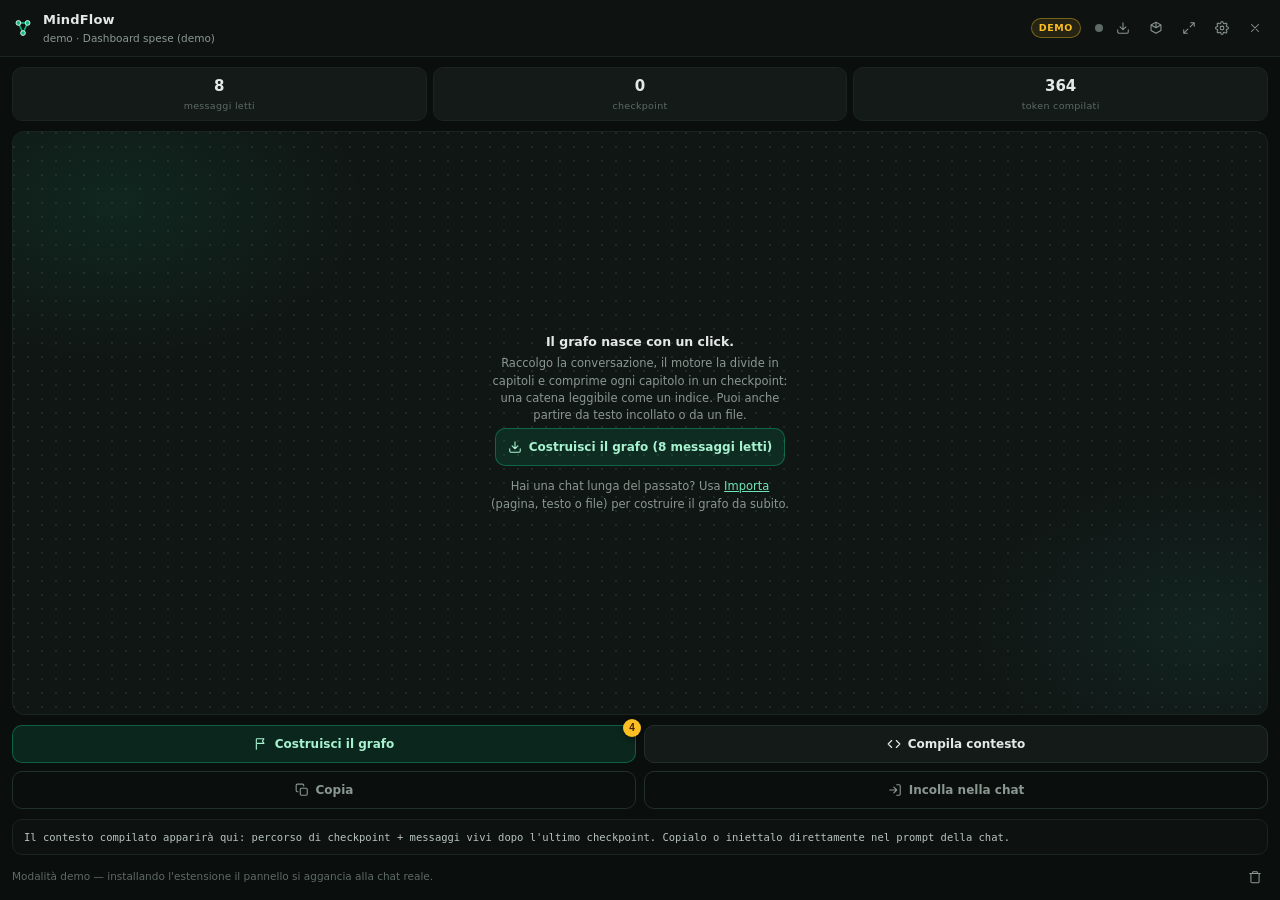
<file: mindflow-extension/panel.html>
<!doctype html>
<html lang="it">
  <head>
    <meta charset="utf-8" />
    <meta name="viewport" content="width=device-width, initial-scale=1" />
    <title>MindFlow Companion</title>
    <link rel="stylesheet" href="panel.css" />
  </head>
  <body>
    <header class="mf-head">
      <div class="mf-brand">
        <svg class="mf-brand-logo" viewBox="0 0 24 24" aria-hidden="true">
          <line x1="7" y1="6.5" x2="17" y2="6.5" />
          <line x1="7" y1="6.5" x2="12" y2="17.5" />
          <line x1="17" y1="6.5" x2="12" y2="17.5" />
          <circle cx="7" cy="6.5" r="2.6" />
          <circle cx="17" cy="6.5" r="2.6" />
          <circle cx="12" cy="17.5" r="2.6" />
        </svg>
        <div class="mf-brand-text">
          <h1>MindFlow</h1>
          <p id="mf-session-title">In attesa della chat…</p>
        </div>
      </div>
      <div class="mf-head-actions">
        <span id="mf-mode-badge" class="mf-badge mf-hidden" title="Modalità demo: nessun motore collegato">demo</span>
        <span id="mf-engine-label" class="mf-engine-label" title="Stato del motore di riassunto"></span>
        <span id="mf-engine-dot" class="mf-dot" title="Stato motore"></span>
        <button id="mf-btn-import" class="mf-icon-btn" title="Importa una chat passata" aria-label="Importa una chat passata">
          <svg viewBox="0 0 24 24" aria-hidden="true"><path d="M21 15v4a2 2 0 0 1-2 2H5a2 2 0 0 1-2-2v-4M7 10l5 5 5-5M12 15V3" /></svg>
        </button>
        <button id="mf-btn-sessions" class="mf-icon-btn" title="Sessioni e chatbot" aria-label="Sessioni e chatbot">
          <svg viewBox="0 0 24 24" aria-hidden="true"><path d="m12 2 8.5 4.75v9.5L12 21l-8.5-4.75v-9.5L12 2Zm0 0v9.5m8.5-4.75L12 11.5 3.5 6.75" /></svg>
        </button>
        <button id="mf-btn-width" class="mf-icon-btn" title="Modalità Studio: grafo largo a destra, chat a sinistra" aria-label="Attiva o disattiva la modalità Studio">
          <svg viewBox="0 0 24 24" aria-hidden="true"><path d="M15 3h6v6M9 21H3v-6M21 3l-7 7M3 21l7-7" /></svg>
        </button>
        <button id="mf-btn-settings" class="mf-icon-btn" title="Impostazioni motore" aria-label="Apri impostazioni motore">
          <svg viewBox="0 0 24 24" aria-hidden="true"><circle cx="12" cy="12" r="3.2" /><path d="M19.4 15a1.7 1.7 0 0 0 .34 1.87l.06.06a2 2 0 1 1-2.83 2.83l-.06-.06a1.7 1.7 0 0 0-1.87-.34 1.7 1.7 0 0 0-1 1.55V21a2 2 0 1 1-4 0v-.09a1.7 1.7 0 0 0-1-1.55 1.7 1.7 0 0 0-1.87.34l-.06.06a2 2 0 1 1-2.83-2.83l.06-.06a1.7 1.7 0 0 0 .34-1.87 1.7 1.7 0 0 0-1.55-1H3a2 2 0 1 1 0-4h.09a1.7 1.7 0 0 0 1.55-1 1.7 1.7 0 0 0-.34-1.87l-.06-.06a2 2 0 1 1 2.83-2.83l.06.06a1.7 1.7 0 0 0 1.87.34h.01a1.7 1.7 0 0 0 1-1.55V3a2 2 0 1 1 4 0v.09a1.7 1.7 0 0 0 1 1.55h.01a1.7 1.7 0 0 0 1.87-.34l.06-.06a2 2 0 1 1 2.83 2.83l-.06.06a1.7 1.7 0 0 0-.34 1.87v.01a1.7 1.7 0 0 0 1.55 1H21a2 2 0 1 1 0 4h-.09a1.7 1.7 0 0 0-1.55 1z" /></svg>
        </button>
        <button id="mf-btn-close" class="mf-icon-btn" title="Nascondi pannello" aria-label="Nascondi pannello MindFlow">
          <svg viewBox="0 0 24 24" aria-hidden="true"><path d="M18 6 6 18M6 6l12 12" /></svg>
        </button>
      </div>
    </header>

    <div id="mf-sess-menu" class="mf-sess-menu mf-hidden" role="menu" aria-label="Sessioni e chatbot">
      <div id="mf-sess-list" class="mf-sess-list"></div>
      <div class="mf-sess-open">
        <p>Apri un chatbot in una nuova scheda:</p>
        <div class="mf-sess-bots">
          <button data-bot="https://chatgpt.com/">ChatGPT</button>
          <button data-bot="https://claude.ai/new">Claude</button>
          <button data-bot="https://gemini.google.com/app">Gemini</button>
          <button data-bot="/chat">Chat GLM</button>
        </div>
      </div>
    </div>

    <section class="mf-stats" aria-label="Statistiche di contesto">
      <div class="mf-stat">
        <span id="mf-stat-msgs">0</span>
        <label>messaggi letti</label>
      </div>
      <div class="mf-stat">
        <span id="mf-stat-cps">0</span>
        <label>checkpoint</label>
      </div>
      <div class="mf-stat">
        <span id="mf-stat-tok">0</span>
        <label>token compilati</label>
      </div>
    </section>

    <div id="mf-legend" class="mf-legend mf-hidden" aria-hidden="true">
      <span><span class="mf-leg mf-leg-live"></span>percorso attivo</span>
    </div>

    <section class="mf-graph-wrap" aria-label="Grafo dei checkpoint">
      <div id="mf-graph-empty" class="mf-empty">
        <p><strong>Il grafo nasce con un click.</strong></p>
        <p>Raccolgo la conversazione, il motore la divide in capitoli e comprime ogni capitolo in un checkpoint: una catena leggibile come un indice. Puoi anche partire da testo incollato o da un file.</p>
        <button id="mf-empty-build" class="mf-btn mf-btn-primary mf-hidden">
          <svg viewBox="0 0 24 24" aria-hidden="true"><path d="M21 15v4a2 2 0 0 1-2 2H5a2 2 0 0 1-2-2v-4M7 10l5 5 5-5M12 15V3" /></svg>
          <span id="mf-empty-build-label">Costruisci il grafo</span>
        </button>
        <p class="mf-empty-hint">Hai una chat lunga del passato? Usa <button id="mf-empty-import" class="mf-linklike">Importa</button> (pagina, testo o file) per costruire il grafo da subito.</p>
      </div>
      <div id="mf-graph-scroll" class="mf-graph-scroll mf-hidden">
        <svg id="mf-graph" xmlns="http://www.w3.org/2000/svg" role="img" aria-label="Grafo dei checkpoint"></svg>
      </div>
      <div id="mf-zoom" class="mf-zoom mf-hidden" aria-label="Controlli di zoom">
        <button id="mf-z-in" title="Zoom in" aria-label="Zoom avanti">+</button>
        <button id="mf-z-out" title="Zoom out" aria-label="Zoom indietro">−</button>
        <button id="mf-z-fit" title="Adatta e centra" aria-label="Adatta la vista">
          <svg viewBox="0 0 24 24" aria-hidden="true"><path d="M15 3h6v6M9 21H3v-6M21 3l-7 7M3 21l7-7" /></svg>
        </button>
      </div>
    </section>

    <section id="mf-details" class="mf-details mf-hidden" aria-label="Dettagli checkpoint">
      <div class="mf-details-head">
        <h2 id="mf-d-title">—</h2>
        <button id="mf-d-close" class="mf-icon-btn" title="Chiudi dettagli" aria-label="Chiudi dettagli">
          <svg viewBox="0 0 24 24" aria-hidden="true"><path d="M18 6 6 18M6 6l12 12" /></svg>
        </button>
      </div>
      <p id="mf-d-meta" class="mf-d-meta"></p>
      <p id="mf-d-summary"></p>
      <ul id="mf-d-decisions" class="mf-d-decisions"></ul>
      <div class="mf-d-actions">
        <button id="mf-d-goto" class="mf-btn mf-btn-ghost mf-hidden">Vai al messaggio</button>
        <button id="mf-d-activate" class="mf-btn mf-btn-ghost mf-hidden">Imposta come checkpoint attivo</button>
      </div>
    </section>

    <section class="mf-actions" aria-label="Azioni principali">
      <button id="mf-btn-checkpoint" class="mf-btn mf-btn-primary">
        <svg viewBox="0 0 24 24" aria-hidden="true"><path d="M4 21V4a1 1 0 0 1 1-1h12l-2.5 4L17 11H6" /></svg>
        <span>Costruisci il grafo</span>
        <em id="mf-cp-badge" class="mf-suggest mf-hidden"></em>
      </button>
      <button id="mf-btn-compile" class="mf-btn">
        <svg viewBox="0 0 24 24" aria-hidden="true"><path d="m8 6-6 6 6 6M16 6l6 6-6 6" /></svg>
        <span>Compila contesto</span>
      </button>
    </section>

    <section class="mf-secondary" aria-label="Uso del contesto">
      <button id="mf-btn-copy" class="mf-btn mf-btn-ghost">
        <svg viewBox="0 0 24 24" aria-hidden="true"><rect x="9" y="9" width="12" height="12" rx="2" /><path d="M5 15H4a2 2 0 0 1-2-2V4a2 2 0 0 1 2-2h9a2 2 0 0 1 2 2v1" /></svg>
        Copia
      </button>
      <button id="mf-btn-inject" class="mf-btn mf-btn-ghost">
        <svg viewBox="0 0 24 24" aria-hidden="true"><path d="M15 3h4a2 2 0 0 1 2 2v14a2 2 0 0 1-2 2h-4M10 17l5-5-5-5M15 12H3" /></svg>
        Incolla nella chat
      </button>
    </section>

    <section class="mf-compile" aria-label="Payload del contesto compilato">
      <pre id="mf-payload" class="mf-payload">Il contesto compilato apparirà qui: percorso di checkpoint + messaggi vivi dopo l'ultimo checkpoint. Copialo o iniettalo direttamente nel prompt della chat.</pre>
    </section>

    <footer class="mf-foot">
      <span id="mf-status" class="mf-status" role="status" aria-live="polite">Leggo la chat in silenzio…</span>
      <button id="mf-btn-reset" class="mf-icon-btn mf-danger" title="Azzera la memoria di questa chat" aria-label="Azzera memoria di questa chat">
        <svg viewBox="0 0 24 24" aria-hidden="true"><path d="M3 6h18M8 6V4a1 1 0 0 1 1-1h6a1 1 0 0 1 1 1v2m3 0v14a2 2 0 0 1-2 2H7a2 2 0 0 1-2-2V6h14Z" /></svg>
      </button>
    </footer>

    <section id="mf-import" class="mf-import mf-hidden" aria-label="Importa una chat passata" role="dialog" aria-modal="true">
      <div class="mf-import-head">
        <h2>Importa una chat passata</h2>
        <button id="mf-i-close" class="mf-icon-btn" title="Chiudi importazione" aria-label="Chiudi importazione">
          <svg viewBox="0 0 24 24" aria-hidden="true"><path d="M18 6 6 18M6 6l12 12" /></svg>
        </button>
      </div>
      <p class="mf-import-sub">Costruisci il grafo da una conversazione lunga che esiste già: la pagina aperta, il testo incollato o l'esportazione di ChatGPT.</p>
      <div class="mf-import-grid">
        <button id="mf-i-page" class="mf-src">
          <svg viewBox="0 0 24 24" aria-hidden="true"><rect x="3" y="3" width="18" height="18" rx="2" /><path d="m7 8 4 4-4 4m6 0h4" /></svg>
          <strong>Raccogli questa pagina</strong>
          <span>Scorre la chat aperta dall'inizio alla fine e raccoglie ogni messaggio.</span>
        </button>
        <button id="mf-i-paste" class="mf-src">
          <svg viewBox="0 0 24 24" aria-hidden="true"><rect x="8" y="2" width="8" height="4" rx="1" /><path d="M16 4h2a2 2 0 0 1 2 2v14a2 2 0 0 1-2 2H6a2 2 0 0 1-2-2V6a2 2 0 0 1 2-2h2" /></svg>
          <strong>Incolla testo</strong>
          <span>Qualsiasi chat: copiala e incollala, riconosco i turni da solo.</span>
        </button>
        <button id="mf-i-file" class="mf-src">
          <svg viewBox="0 0 24 24" aria-hidden="true"><path d="M14 2H6a2 2 0 0 0-2 2v16a2 2 0 0 0 2 2h12a2 2 0 0 0 2-2V8Z" /><path d="M14 2v6h6" /></svg>
          <strong>Da file</strong>
          <span>Export .json di ChatGPT, oppure .txt / .md.</span>
        </button>
      </div>
      <div id="mf-i-paste-box" class="mf-i-paste-box mf-hidden">
        <input id="mf-i-title" type="text" placeholder="Titolo del grafo (opzionale)" />
        <textarea id="mf-i-text" placeholder="Incolla qui la conversazione… Riconosco etichette come “You said:”, “ChatGPT said:”, “Utente:”, “**[UTENTE]**”. Se non ci sono etichette alterno i turni automaticamente."></textarea>
        <div class="mf-i-row">
          <span id="mf-i-count">—</span>
          <button id="mf-i-run" class="mf-btn mf-btn-primary">Crea il grafo</button>
        </div>
      </div>
      <div id="mf-i-error" class="mf-i-error mf-hidden">
        <p id="mf-i-error-text"></p>
        <div class="mf-i-row">
          <button id="mf-i-diag" class="mf-btn mf-btn-ghost">Diagnostica pagina e copia</button>
          <button id="mf-i-paste-alt" class="mf-linklike">Prova con “Incolla testo”</button>
        </div>
        <pre id="mf-i-diag-out" class="mf-i-diag-out mf-hidden"></pre>
      </div>
      <input id="mf-i-input" type="file" accept=".txt,.md,.markdown,.json,application/json,text/plain" class="mf-hidden" />
      <div id="mf-i-progress" class="mf-i-progress mf-hidden">
        <div class="mf-i-bar"><div id="mf-i-fill"></div></div>
        <p id="mf-i-log">Preparazione…</p>
        <button id="mf-i-cancel" class="mf-btn mf-btn-ghost">Annulla</button>
      </div>
      <p class="mf-i-note">Sicurezza: tutto resta sul tuo computer (storage locale dell'estensione). Il riassunto usa solo il motore che hai configurato.</p>
    </section>

    <script src="adapters.js"></script>
    <script src="engine-client.js"></script>
    <script src="panel.js"></script>
  </body>
</html>
</file>
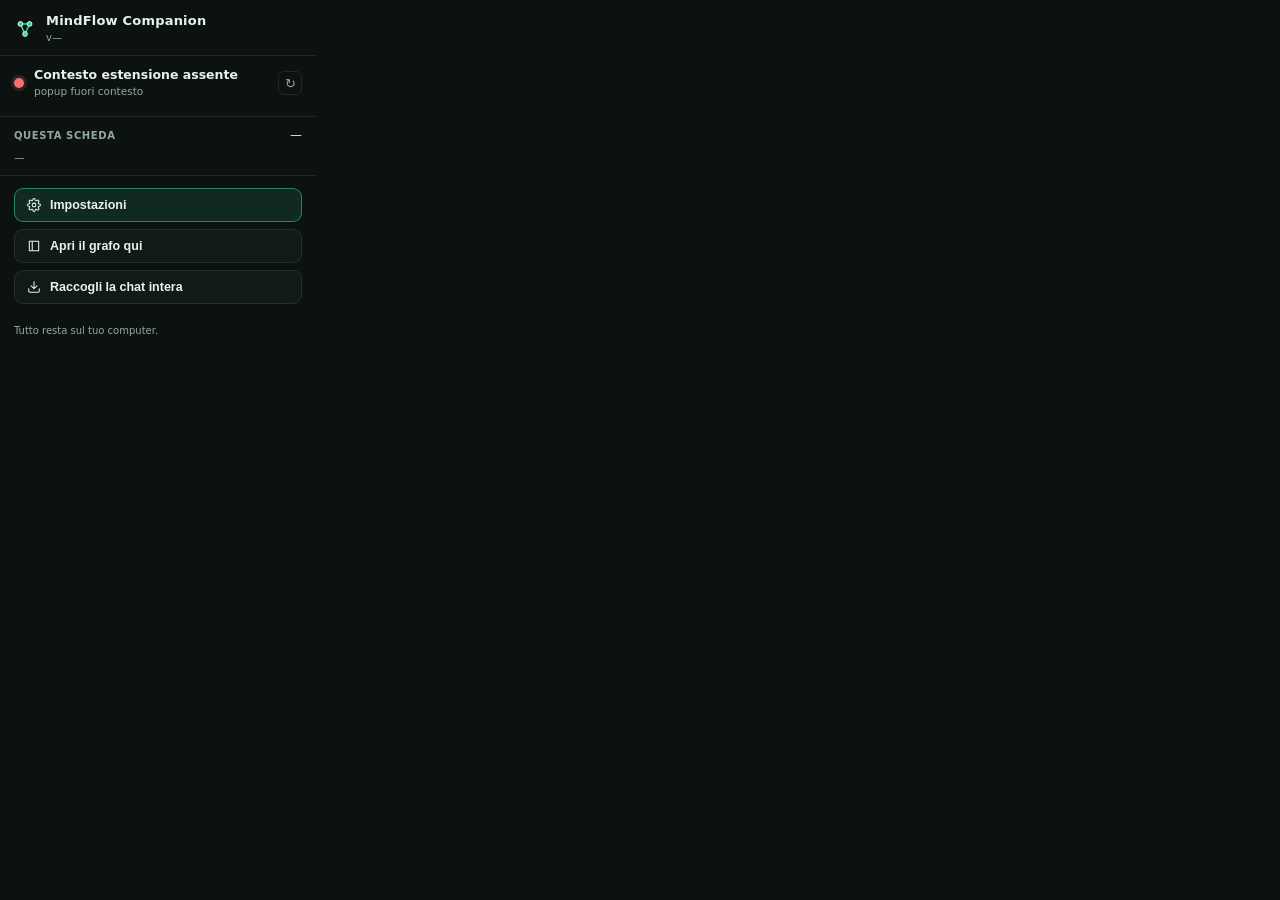
<file: mindflow-extension/popup.html>
<!doctype html>
<html lang="it">
  <head>
    <meta charset="utf-8" />
    <meta name="viewport" content="width=device-width, initial-scale=1" />
    <title>MindFlow Companion</title>
    <link rel="stylesheet" href="popup.css" />
  </head>
  <body>
    <header class="pp-head">
      <svg class="pp-logo" viewBox="0 0 24 24" aria-hidden="true">
        <line x1="7" y1="6.5" x2="17" y2="6.5" />
        <line x1="7" y1="6.5" x2="12" y2="17.5" />
        <line x1="17" y1="6.5" x2="12" y2="17.5" />
        <circle cx="7" cy="6.5" r="2.6" />
        <circle cx="17" cy="6.5" r="2.6" />
        <circle cx="12" cy="17.5" r="2.6" />
      </svg>
      <div class="pp-brand">
        <strong>MindFlow Companion</strong>
        <span id="pp-version">v—</span>
      </div>
    </header>

    <section class="pp-block" aria-label="Stato motore">
      <div class="pp-row">
        <span id="pp-dot" class="pp-dot" title="Stato motore"></span>
        <div class="pp-engine">
          <strong id="pp-engine-name">Motore non configurato</strong>
          <span id="pp-engine-detail">Apri le impostazioni per collegare Ollama o un motore cloud.</span>
        </div>
        <button id="pp-btn-retest" class="pp-mini" title="Riverifica la connessione">↻</button>
      </div>
      <p id="pp-engine-note" class="pp-note mf-hidden"></p>
    </section>

    <section class="pp-block" aria-label="Chat corrente">
      <div class="pp-chat">
        <span class="pp-chat-label">Questa scheda</span>
        <span id="pp-tab-state">—</span>
      </div>
      <p id="pp-chat-detail" class="pp-note">—</p>
    </section>

    <section class="pp-actions" aria-label="Azioni rapide">
      <button id="pp-btn-settings" class="pp-btn pp-btn-primary">
        <svg viewBox="0 0 24 24" aria-hidden="true"><circle cx="12" cy="12" r="3.2" /><path d="M19.4 15a1.7 1.7 0 0 0 .34 1.87l.06.06a2 2 0 1 1-2.83 2.83l-.06-.06a1.7 1.7 0 0 0-1.87-.34 1.7 1.7 0 0 0-1 1.55V21a2 2 0 1 1-4 0v-.09a1.7 1.7 0 0 0-1-1.55 1.7 1.7 0 0 0-1.87.34l-.06.06a2 2 0 1 1-2.83-2.83l.06-.06a1.7 1.7 0 0 0 .34-1.87 1.7 1.7 0 0 0-1.55-1H3a2 2 0 1 1 0-4h.09a1.7 1.7 0 0 0 1.55-1 1.7 1.7 0 0 0-.34-1.87l-.06-.06a2 2 0 1 1 2.83-2.83l.06.06a1.7 1.7 0 0 0 1.87.34h.01a1.7 1.7 0 0 0 1-1.55V3a2 2 0 1 1 4 0v.09a1.7 1.7 0 0 0 1 1.55h.01a1.7 1.7 0 0 0 1.87-.34l.06-.06a2 2 0 1 1 2.83 2.83l-.06.06a1.7 1.7 0 0 0-.34 1.87v.01a1.7 1.7 0 0 0 1.55 1H21a2 2 0 1 1 0 4h-.09a1.7 1.7 0 0 0-1.55 1z" /></svg>
        Impostazioni
      </button>
      <button id="pp-btn-panel" class="pp-btn">
        <svg viewBox="0 0 24 24" aria-hidden="true"><path d="M4 4h16v16H4zM9 4v16" /></svg>
        Apri il grafo qui
      </button>
      <button id="pp-btn-collect" class="pp-btn">
        <svg viewBox="0 0 24 24" aria-hidden="true"><path d="M21 15v4a2 2 0 0 1-2 2H5a2 2 0 0 1-2-2v-4M7 10l5 5 5-5M12 15V3" /></svg>
        Raccogli la chat intera
      </button>
    </section>

    <footer class="pp-foot">
      <span>Tutto resta sul tuo computer.</span>
      <span id="pp-capture" class="pp-capture"></span>
    </footer>

    <script src="popup.js"></script>
  </body>
</html>
</file>
<file: mindflow-extension/options.css>
/* MindFlow Companion — pagina opzioni, tema coerente con il pannello. */

:root {
  color-scheme: dark;
  --bg: #0a0e0d;
  --card: #101614;
  --border: #22302b;
  --text: #e4e9e7;
  --dim: #8b9791;
  --faint: #5e6a64;
  --accent: #10b981;
  --accent-soft: rgba(16, 185, 129, 0.12);
}

* {
  box-sizing: border-box;
}

body {
  margin: 0;
  background: var(--bg);
  color: var(--text);
  font: 13px/1.55 ui-sans-serif, system-ui, -apple-system, "Segoe UI", sans-serif;
}

.wrap {
  max-width: 640px;
  margin: 0 auto;
  padding: 28px 20px 40px;
}

.head {
  display: flex;
  align-items: center;
  gap: 14px;
  margin-bottom: 22px;
}

.logo {
  width: 34px;
  height: 34px;
  flex: none;
}

.logo line {
  stroke: var(--accent);
  stroke-width: 1.7;
}

.logo circle {
  fill: var(--accent);
  stroke: #ecfdf5;
  stroke-width: 1;
}

.head h1 {
  margin: 0;
  font-size: 18px;
  letter-spacing: 0.2px;
}

.head p {
  margin: 2px 0 0;
  color: var(--dim);
  font-size: 12px;
}

.card {
  background: var(--card);
  border: 1px solid var(--border);
  border-radius: 14px;
  padding: 18px;
  margin-bottom: 16px;
}

.card h2 {
  margin: 0 0 6px;
  font-size: 14px;
}

.row {
  margin-top: 12px;
}

.row-inline {
  display: flex;
  align-items: center;
  justify-content: space-between;
  gap: 10px;
}

label {
  display: block;
  font-size: 11.5px;
  font-weight: 600;
  color: var(--dim);
  margin-bottom: 5px;
}

.row-inline label {
  margin-bottom: 0;
}

input[type="text"],
input[type="password"],
select {
  width: 100%;
  padding: 8px 10px;
  border-radius: 9px;
  border: 1px solid var(--border);
  background: #0d1211;
  color: var(--text);
  font: 12.5px ui-monospace, SFMono-Regular, Menlo, monospace;
  outline: none;
}

select {
  font-family: ui-sans-serif, system-ui, sans-serif;
}

input:focus,
select:focus {
  border-color: rgba(16, 185, 129, 0.55);
  box-shadow: 0 0 0 3px rgba(16, 185, 129, 0.12);
}

input[type="checkbox"] {
  width: 17px;
  height: 17px;
  accent-color: var(--accent);
}

input[type="number"] {
  width: 110px;
  padding: 7px 9px;
  border-radius: 9px;
  border: 1px solid var(--border);
  background: #0d1211;
  color: var(--text);
  font: 12.5px ui-monospace, monospace;
  outline: none;
}

.hint {
  margin: 6px 0 0;
  font-size: 10.5px;
  color: var(--faint);
}

.hint code {
  background: rgba(255, 255, 255, 0.06);
  padding: 1px 4px;
  border-radius: 4px;
}

.btn {
  padding: 8px 14px;
  border-radius: 9px;
  border: 1px solid var(--border);
  background: transparent;
  color: var(--text);
  font: 600 12.5px ui-sans-serif, system-ui, sans-serif;
  cursor: pointer;
}

.btn:hover {
  border-color: rgba(16, 185, 129, 0.5);
}

.btn-primary {
  background: var(--accent-soft);
  border-color: rgba(16, 185, 129, 0.5);
  color: #a7f3d0;
}

.btn:disabled {
  opacity: 0.5;
  cursor: default;
}

.test-row {
  display: flex;
  align-items: center;
  gap: 12px;
  margin-top: 14px;
}

.test-result {
  font-size: 11.5px;
  color: var(--dim);
  min-height: 17px;
}

.test-result.ok {
  color: var(--accent);
}

.test-result.err {
  color: #f87171;
}

.foot {
  color: var(--faint);
  font-size: 11px;
}

.mf-hidden {
  display: none !important;
}

/* --- Guida «Sblocca Ollama» ------------------------------------------------ */

#mf-unlock {
  border-color: rgba(251, 191, 36, 0.4);
}

.mf-steps {
  margin: 10px 0 0;
  padding-left: 20px;
  display: grid;
  gap: 10px;
  font-size: 12px;
  color: var(--text);
}

.mf-cmd-row {
  display: flex;
  align-items: center;
  gap: 8px;
  margin-top: 7px;
}

.mf-cmd-row code {
  flex: 1;
  display: block;
  padding: 7px 10px;
  border-radius: 8px;
  border: 1px solid var(--border);
  background: #0d1211;
  color: #a7f3d0;
  font: 11.5px ui-monospace, SFMono-Regular, Menlo, monospace;
  word-break: break-all;
}

.mf-copy {
  flex: none;
  padding: 7px 12px;
}

.mf-os {
  margin-top: 7px;
  border: 1px solid var(--border);
  border-radius: 9px;
  background: rgba(255, 255, 255, 0.02);
}

.mf-os summary {
  cursor: pointer;
  padding: 7px 10px;
  font-size: 11.5px;
  font-weight: 600;
  color: var(--dim);
}

.mf-os summary:hover {
  color: var(--text);
}

.mf-os p {
  margin: 0;
  padding: 0 10px 9px;
  font-size: 11.5px;
  color: var(--dim);
  word-break: break-word;
}

.mf-os code {
  background: rgba(255, 255, 255, 0.06);
  padding: 1px 4px;
  border-radius: 4px;
  font-size: 11px;
}

/* --- Guida «Non riesco a connettermi» -------------------------------------- */

#mf-troubleshoot {
  border-color: rgba(96, 165, 250, 0.35);
}

/* Sotto-liste annidate (passi dentro i passi): un po' più piccole. */
#mf-troubleshoot ol.mf-steps ol.mf-steps {
  margin-top: 8px;
  font-size: 11.5px;
  color: var(--dim);
}
</file>
<file: mindflow-extension/panel.css>
/*
 * MindFlow Companion — stile del pannello (pagina dell'estensione).
 * Tema scuro coerente con l'app MindFlow: zinc + smeraldo.
 */

:root {
  color-scheme: dark;
  --mf-bg: #0a0e0d;
  --mf-panel: #101614;
  --mf-card: #131a18;
  --mf-border: #22302b;
  --mf-border-soft: #1a2420;
  --mf-text: #e4e9e7;
  --mf-text-dim: #8b9791;
  --mf-text-faint: #5e6a64;
  --mf-accent: #10b981;
  --mf-accent-soft: rgba(16, 185, 129, 0.14);
  --mf-accent-border: rgba(16, 185, 129, 0.4);
  --mf-danger: #f87171;
}

* {
  box-sizing: border-box;
}

html,
body {
  height: 100%;
}

body {
  margin: 0;
  display: flex;
  flex-direction: column;
  background: var(--mf-bg);
  color: var(--mf-text);
  font: 13px/1.5 ui-sans-serif, system-ui, -apple-system, "Segoe UI", sans-serif;
  -webkit-font-smoothing: antialiased;
}

.mf-hidden {
  display: none !important;
}

/* --- Header ----------------------------------------------------------------- */

.mf-head {
  flex: none;
  display: flex;
  align-items: center;
  justify-content: space-between;
  gap: 8px;
  padding: 10px 12px;
  border-bottom: 1px solid var(--mf-border-soft);
  background: rgba(16, 22, 20, 0.7);
}

.mf-brand {
  display: flex;
  align-items: center;
  gap: 9px;
  min-width: 0;
}

.mf-brand-logo {
  width: 22px;
  height: 22px;
  flex: none;
}

.mf-brand-logo line {
  stroke: var(--mf-accent);
  stroke-width: 1.7;
}

.mf-brand-logo circle {
  fill: var(--mf-accent);
  stroke: #ecfdf5;
  stroke-width: 1;
}

.mf-brand-text h1 {
  margin: 0;
  font-size: 13px;
  font-weight: 700;
  letter-spacing: 0.2px;
}

.mf-brand-text p {
  margin: 1px 0 0;
  font-size: 10.5px;
  color: var(--mf-text-dim);
  white-space: nowrap;
  overflow: hidden;
  text-overflow: ellipsis;
  max-width: 220px;
}

.mf-head-actions {
  display: flex;
  align-items: center;
  gap: 7px;
  flex: none;
}

.mf-badge {
  font-size: 9.5px;
  font-weight: 700;
  text-transform: uppercase;
  letter-spacing: 0.6px;
  color: #fbbf24;
  border: 1px solid rgba(251, 191, 36, 0.4);
  background: rgba(251, 191, 36, 0.1);
  border-radius: 999px;
  padding: 2px 7px;
}

.mf-dot {
  width: 8px;
  height: 8px;
  border-radius: 999px;
  background: var(--mf-text-faint);
  flex: none;
}

/* Etichetta VISIBILE del motore accanto al punto: il pannello mostra SEMPRE
 * quale modello sta comprimendo i checkpoint (es. "Ollama · gemma3:latest"),
 * o perché sta cadendo sull'euristico ("non raggiungibile → euristico"). */
.mf-engine-label {
  font-size: 9.5px;
  font-weight: 600;
  letter-spacing: 0.2px;
  color: var(--mf-text-faint);
  white-space: nowrap;
  overflow: hidden;
  text-overflow: ellipsis;
  max-width: 170px;
}

.mf-engine-label.mf-ok {
  color: var(--mf-accent);
}

.mf-engine-label.mf-warn {
  color: #fbbf24;
}

/* Stato «Ollama blocca l'estensione» (403): la pillola diventa un bottone
 * verso la guida di sblocco nelle impostazioni. */
.mf-engine-label.mf-click {
  cursor: pointer;
  text-decoration: underline dotted;
  text-underline-offset: 2px;
}

.mf-dot.mf-ok {
  background: var(--mf-accent);
  box-shadow: 0 0 6px rgba(16, 185, 129, 0.7);
}

.mf-dot.mf-err {
  background: var(--mf-danger);
}

/* Ambra: motore impostato ma non verificato/non raggiungibile. */
.mf-dot.mf-warn {
  background: #fbbf24;
  box-shadow: 0 0 6px rgba(251, 191, 36, 0.6);
}

.mf-icon-btn {
  display: inline-flex;
  align-items: center;
  justify-content: center;
  width: 26px;
  height: 26px;
  padding: 0;
  border: 1px solid transparent;
  border-radius: 7px;
  background: transparent;
  color: var(--mf-text-dim);
  cursor: pointer;
}

.mf-icon-btn:hover {
  color: var(--mf-text);
  background: rgba(255, 255, 255, 0.06);
  border-color: var(--mf-border);
}

.mf-icon-btn svg {
  width: 14px;
  height: 14px;
  fill: none;
  stroke: currentColor;
  stroke-width: 1.8;
  stroke-linecap: round;
  stroke-linejoin: round;
}

.mf-icon-btn.mf-danger:hover {
  color: var(--mf-danger);
  border-color: rgba(248, 113, 113, 0.4);
}

/* --- Statistiche ------------------------------------------------------------- */

.mf-stats {
  flex: none;
  display: grid;
  grid-template-columns: 1fr 1fr 1fr;
  gap: 6px;
  padding: 10px 12px 0;
}

.mf-stat {
  border: 1px solid var(--mf-border-soft);
  background: var(--mf-card);
  border-radius: 10px;
  padding: 7px 9px;
  text-align: center;
}

.mf-stat span {
  display: block;
  font-size: 15px;
  font-weight: 700;
  color: var(--mf-text);
  font-variant-numeric: tabular-nums;
}

.mf-stat label {
  display: block;
  margin-top: 1px;
  font-size: 9.5px;
  color: var(--mf-text-faint);
  letter-spacing: 0.3px;
}

/* --- Grafo ------------------------------------------------------------------- */

.mf-graph-wrap {
  flex: 1 1 auto;
  min-height: 150px;
  margin: 10px 12px 0;
  border: 1px solid var(--mf-border-soft);
  border-radius: 12px;
  background:
    radial-gradient(420px 260px at 8% 12%, rgba(16, 185, 129, 0.10), transparent 60%),
    radial-gradient(360px 240px at 95% 85%, rgba(45, 212, 191, 0.07), transparent 65%),
    radial-gradient(circle at 1px 1px, rgba(148, 163, 152, 0.13) 1px, transparent 0) 0 0 / 14px 14px,
    var(--mf-panel);
  position: relative;
  overflow: hidden;
  animation: mf-aurora 16s ease-in-out infinite alternate;
}

@keyframes mf-aurora {
  from { background-position: 0% 0%, 100% 100%, 0 0, 0 0; }
  to { background-position: 26% 34%, 70% 62%, 0 0, 0 0; }
}

.mf-legend {
  flex: none;
  display: flex;
  align-items: center;
  gap: 12px;
  padding: 9px 14px 0;
  font-size: 9px;
  color: var(--mf-text-faint);
}

.mf-leg {
  display: inline-block;
  width: 7px;
  height: 7px;
  border-radius: 999px;
  margin-right: 4px;
  vertical-align: -1px;
}

.mf-leg-live {
  background: var(--mf-accent);
  box-shadow: 0 0 6px rgba(16, 185, 129, 0.8);
}

.mf-graph-scroll {
  position: absolute;
  inset: 0;
  overflow: auto;
}

.mf-empty {
  position: absolute;
  inset: 0;
  display: flex;
  flex-direction: column;
  align-items: center;
  justify-content: center;
  gap: 4px;
  padding: 16px 22px;
  text-align: center;
}

.mf-empty p {
  margin: 0;
  font-size: 11.5px;
  color: var(--mf-text-dim);
  max-width: 300px;
}

.mf-empty strong {
  color: var(--mf-text);
  font-size: 12.5px;
}

/* --- Grafo: nodi e archi animati -------------------------------------------- */

#mf-graph .mf-edge {
  fill: none;
  stroke: rgba(139, 151, 145, 0.17);
  stroke-width: 1.4;
}

#mf-graph .mf-edge-live {
  stroke: url(#mf-grad-edge);
  stroke-width: 2.4;
}

#mf-graph .mf-edge-flow {
  fill: none;
  stroke: rgba(209, 250, 229, 0.95);
  stroke-width: 1.7;
  stroke-linecap: round;
  stroke-dasharray: 3 11;
  animation: mf-dashflow 1.05s linear infinite;
}

@keyframes mf-dashflow {
  to { stroke-dashoffset: -13; }
}

#mf-graph .mf-pulse {
  fill: #6ee7b7;
}

#mf-graph .mf-halo {
  fill: rgba(16, 185, 129, 0.16);
  transform-box: fill-box;
  transform-origin: center;
  animation: mf-halo 2.6s ease-in-out infinite;
}

@keyframes mf-halo {
  0%, 100% { transform: scale(0.88); opacity: 0.6; }
  50% { transform: scale(1.1); opacity: 0.12; }
}

#mf-graph .mf-node {
  cursor: pointer;
}

#mf-graph .mf-n-body {
  fill: url(#mf-grad-node);
  stroke: #2b3a34;
  stroke-width: 1.1;
  transform-box: fill-box;
  transform-origin: center;
  transition: transform 0.16s ease, stroke 0.15s ease, fill 0.2s ease;
}

#mf-graph .mf-node:hover .mf-n-body {
  transform: scale(1.045);
  stroke: #3f5349;
}

#mf-graph .mf-node.mf-root .mf-n-body {
  fill: rgba(16, 185, 129, 0.045);
  stroke-dasharray: 5 4;
  stroke: #35463f;
}

#mf-graph .mf-node.mf-active .mf-n-body {
  fill: url(#mf-grad-active);
  stroke: var(--mf-accent);
  stroke-width: 1.4;
}

#mf-graph .mf-node.mf-selected .mf-n-body {
  stroke: #e5e7eb;
}

#mf-graph .mf-node.mf-active.mf-selected .mf-n-body {
  stroke: var(--mf-accent);
  stroke-width: 1.9;
}

#mf-graph .mf-n-title {
  fill: var(--mf-text);
  font-size: 11px;
  font-weight: 600;
  pointer-events: none;
}

#mf-graph .mf-node.mf-active .mf-n-title {
  fill: #ecfdf5;
}

#mf-graph .mf-n-sub {
  fill: var(--mf-text-faint);
  font-size: 9px;
  pointer-events: none;
}

#mf-graph .mf-n-stripe {
  fill: rgba(52, 211, 153, 0.95);
}

#mf-graph .mf-n-stripe.mf-amber {
  fill: #fbbf24;
}

/* Chip del capitolo (v1.0.0): il numero nella storia, su ogni nodo. */
#mf-graph .mf-n-chip {
  fill: rgba(16, 185, 129, 0.18);
  stroke: rgba(52, 211, 153, 0.85);
  stroke-width: 1;
}

#mf-graph .mf-node.mf-active .mf-n-chip {
  fill: rgba(52, 211, 153, 0.32);
  stroke: #6ee7b7;
}

#mf-graph .mf-n-chip-t {
  fill: #a7f3d0;
  font-size: 8.5px;
  font-weight: 700;
  pointer-events: none;
}

/* Ingresso scaglionato dei nodi nuovi (senza toccare il transform SVG). */
#mf-graph .mf-node.mf-in {
  animation: mf-fade-in 0.45s ease both;
}

#mf-graph .mf-node.mf-in .mf-n-body {
  animation: mf-pop 0.5s cubic-bezier(0.2, 0.9, 0.25, 1.25) both;
}

@keyframes mf-fade-in {
  from { opacity: 0; }
  to { opacity: 1; }
}

@keyframes mf-pop {
  0% { transform: scale(0.66); opacity: 0; }
  62% { transform: scale(1.06); opacity: 1; }
  100% { transform: scale(1); opacity: 1; }
}

/* --- Dettagli ---------------------------------------------------------------- */

.mf-details {
  flex: none;
  margin: 10px 12px 0;
  border: 1px solid var(--mf-accent-border);
  border-radius: 12px;
  background: var(--mf-card);
  padding: 10px 12px;
}

.mf-details-head {
  display: flex;
  align-items: flex-start;
  justify-content: space-between;
  gap: 8px;
}

.mf-details h2 {
  margin: 0;
  font-size: 12.5px;
  font-weight: 700;
  color: var(--mf-text);
}

.mf-d-meta {
  margin: 3px 0 6px;
  font-size: 10px;
  color: var(--mf-text-faint);
}

.mf-d-meta .mf-chip {
  display: inline-block;
  margin-left: 6px;
  padding: 1px 6px;
  font-size: 9px;
  font-weight: 700;
  letter-spacing: 0.4px;
  text-transform: uppercase;
  border-radius: 999px;
  border: 1px solid rgba(52, 211, 153, 0.45);
  color: #6ee7b7;
  background: rgba(16, 185, 129, 0.1);
}

.mf-d-actions {
  display: flex;
  flex-wrap: wrap;
  gap: 6px;
  margin-top: 8px;
}

.mf-d-actions .mf-btn {
  min-height: 30px;
  padding: 5px 10px;
  font-size: 11px;
}

#mf-d-summary {
  margin: 0;
  font-size: 11.5px;
  color: var(--mf-text-dim);
  max-height: 96px;
  overflow-y: auto;
}

.mf-d-decisions {
  margin: 7px 0 0;
  padding: 0;
  list-style: none;
}

.mf-d-decisions li {
  position: relative;
  padding-left: 14px;
  font-size: 11px;
  color: var(--mf-text-dim);
  margin-top: 4px;
}

.mf-d-decisions li::before {
  content: "";
  position: absolute;
  left: 0;
  top: 6px;
  width: 6px;
  height: 6px;
  border-radius: 999px;
  background: var(--mf-accent);
  opacity: 0.8;
}

/* --- Azioni ------------------------------------------------------------------ */

.mf-actions {
  flex: none;
  display: grid;
  grid-template-columns: 1fr 1fr;
  gap: 8px;
  padding: 10px 12px 0;
}

.mf-secondary {
  flex: none;
  display: grid;
  grid-template-columns: 1fr 1fr;
  gap: 8px;
  padding: 8px 12px 0;
}

.mf-btn {
  position: relative;
  display: inline-flex;
  align-items: center;
  justify-content: center;
  gap: 7px;
  min-height: 38px;
  padding: 8px 12px;
  border-radius: 10px;
  border: 1px solid var(--mf-border);
  background: var(--mf-card);
  color: var(--mf-text);
  font: 600 12px/1.2 ui-sans-serif, system-ui, sans-serif;
  cursor: pointer;
  transition: border-color 0.15s ease, background 0.15s ease, transform 0.06s ease;
}

.mf-btn svg {
  width: 14px;
  height: 14px;
  flex: none;
  fill: none;
  stroke: currentColor;
  stroke-width: 1.9;
  stroke-linecap: round;
  stroke-linejoin: round;
}

.mf-btn:hover {
  border-color: var(--mf-accent-border);
  background: #18211e;
}

.mf-btn:active {
  transform: translateY(1px);
}

.mf-btn:disabled {
  opacity: 0.45;
  cursor: default;
  pointer-events: none;
}

.mf-btn-primary {
  border-color: var(--mf-accent-border);
  background: var(--mf-accent-soft);
  color: #a7f3d0;
}

.mf-btn-primary:hover {
  background: rgba(16, 185, 129, 0.22);
  border-color: var(--mf-accent);
}

.mf-btn-ghost {
  background: transparent;
  color: var(--mf-text-dim);
}

.mf-btn-ghost:hover {
  color: var(--mf-text);
}

.mf-suggest {
  position: absolute;
  top: -7px;
  right: -6px;
  min-width: 18px;
  height: 18px;
  padding: 0 5px;
  border-radius: 999px;
  background: #fbbf24;
  color: #422006;
  font: 700 10px/18px ui-sans-serif, sans-serif;
  text-align: center;
  font-style: normal;
  box-shadow: 0 2px 6px rgba(0, 0, 0, 0.4);
}

#mf-btn-checkpoint.mf-suggesting {
  animation: mf-pulse 1.6s ease-in-out infinite;
}

@keyframes mf-pulse {
  0%,
  100% {
    border-color: var(--mf-accent-border);
  }
  50% {
    border-color: #fbbf24;
    box-shadow: 0 0 8px rgba(251, 191, 36, 0.35);
  }
}

/* --- Payload ----------------------------------------------------------------- */

.mf-compile {
  flex: none;
  padding: 10px 12px 0;
}

.mf-payload {
  margin: 0;
  max-height: 150px;
  overflow: auto;
  border: 1px solid var(--mf-border-soft);
  border-radius: 10px;
  background: #0d1211;
  padding: 9px 11px;
  font: 10.5px/1.55 ui-monospace, SFMono-Regular, Menlo, monospace;
  color: #b7c3bd;
  white-space: pre-wrap;
  word-break: break-word;
}

/* --- Footer ------------------------------------------------------------------ */

.mf-foot {
  flex: none;
  display: flex;
  align-items: center;
  justify-content: space-between;
  gap: 8px;
  padding: 9px 12px 10px;
}

.mf-status {
  font-size: 10.5px;
  color: var(--mf-text-faint);
  min-height: 15px;
  overflow: hidden;
  text-overflow: ellipsis;
  white-space: nowrap;
}

.mf-status.mf-error {
  color: var(--mf-danger);
}

.mf-status.mf-busy {
  color: #fbbf24;
}

/* --- Modalità Studio ----------------------------------------------------------
   Il pannello si allarga (62% viewport, max 820px): la chat resta a sinistra
   e il grafo diventa la scena principale. */

.mf-studio .mf-brand-text p {
  max-width: 340px;
}

.mf-studio .mf-graph-wrap {
  min-height: 260px;
}

.mf-studio .mf-stat span {
  font-size: 17px;
}

.mf-studio .mf-payload {
  max-height: 240px;
  font-size: 11px;
}

.mf-studio .mf-details #mf-d-summary {
  max-height: 150px;
}

#mf-btn-width.mf-on {
  color: #a7f3d0;
  background: rgba(16, 185, 129, 0.16);
  border-color: rgba(16, 185, 129, 0.5);
}

/* --- Menu sessioni ------------------------------------------------------------ */

.mf-sess-menu {
  position: absolute;
  top: 44px;
  right: 10px;
  z-index: 50;
  width: 264px;
  border: 1px solid var(--mf-border);
  border-radius: 12px;
  background: #0e1413;
  box-shadow: 0 16px 40px rgba(0, 0, 0, 0.55);
  overflow: hidden;
}

.mf-sess-list {
  max-height: 240px;
  overflow-y: auto;
  padding: 6px;
}

.mf-sess-empty {
  margin: 4px 6px;
  font-size: 10.5px;
  color: var(--mf-text-faint);
}

.mf-sess-item {
  display: flex;
  align-items: flex-start;
  gap: 8px;
  width: 100%;
  padding: 7px 8px;
  border: 0;
  border-radius: 8px;
  background: transparent;
  color: var(--mf-text);
  text-align: left;
  cursor: pointer;
}

.mf-sess-item:hover {
  background: rgba(255, 255, 255, 0.06);
}

.mf-sess-item.mf-cur {
  background: rgba(16, 185, 129, 0.12);
}

.mf-sess-dot {
  flex: none;
  width: 7px;
  height: 7px;
  margin-top: 5px;
  border-radius: 999px;
  background: var(--mf-text-faint);
}

.mf-sess-dot.mf-live {
  background: var(--mf-accent);
  box-shadow: 0 0 6px rgba(16, 185, 129, 0.8);
}

.mf-sess-txt {
  min-width: 0;
  display: flex;
  flex-direction: column;
  gap: 1px;
}

.mf-sess-txt strong {
  font-size: 11px;
  font-weight: 600;
  white-space: nowrap;
  overflow: hidden;
  text-overflow: ellipsis;
}

.mf-sess-txt small {
  font-size: 9.5px;
  color: var(--mf-text-faint);
}

.mf-sess-open {
  border-top: 1px solid var(--mf-border-soft);
  padding: 8px 10px 10px;
  background: rgba(16, 22, 20, 0.6);
}

.mf-sess-open p {
  margin: 0 0 6px;
  font-size: 9.5px;
  color: var(--mf-text-faint);
}

.mf-sess-bots {
  display: grid;
  grid-template-columns: 1fr 1fr;
  gap: 6px;
}

.mf-sess-bots button {
  border: 1px solid var(--mf-border);
  border-radius: 8px;
  background: var(--mf-card);
  color: var(--mf-text);
  font: 600 10.5px/1.2 ui-sans-serif, system-ui, sans-serif;
  padding: 6px 8px;
  cursor: pointer;
}

.mf-sess-bots button:hover {
  border-color: var(--mf-accent-border);
  background: #18211e;
}

/* --- Zoom e pan del grafo ------------------------------------------------------ */

.mf-zoom {
  position: absolute;
  right: 10px;
  bottom: 10px;
  display: flex;
  flex-direction: column;
  gap: 4px;
  z-index: 5;
}

.mf-zoom button {
  width: 26px;
  height: 26px;
  display: inline-flex;
  align-items: center;
  justify-content: center;
  border: 1px solid var(--mf-border);
  border-radius: 7px;
  background: rgba(13, 18, 17, 0.92);
  color: var(--mf-text-dim);
  font: 700 13px/1 ui-sans-serif, sans-serif;
  cursor: pointer;
}

.mf-zoom button:hover {
  color: var(--mf-text);
  border-color: var(--mf-accent-border);
}

.mf-zoom button svg {
  width: 12px;
  height: 12px;
  fill: none;
  stroke: currentColor;
  stroke-width: 1.9;
  stroke-linecap: round;
}

.mf-graph-scroll {
  cursor: grab;
}

.mf-graph-scroll.mf-panning {
  cursor: grabbing;
  user-select: none;
}

#mf-graph {
  display: block;
}

/* Effetti hover: vicini accesi, resto attenuato */

#mf-graph .mf-edge.mf-edge-hot {
  stroke: #34d399;
  stroke-width: 2.6;
  filter: url(#mf-glow);
}

#mf-graph .mf-edge.mf-edge-dim {
  opacity: 0.1;
}

#mf-graph .mf-node.mf-node-dim {
  opacity: 0.22;
}

#mf-graph .mf-node {
  transition: opacity 0.18s ease;
}

/* Burst di particelle alla nascita di un checkpoint */

#mf-graph .mf-burst circle {
  fill: #6ee7b7;
  transform-box: fill-box;
  transform-origin: center;
  animation: mf-burst-fly 0.95s cubic-bezier(0.15, 0.75, 0.3, 1) forwards;
}

@keyframes mf-burst-fly {
  0% {
    opacity: 0.95;
    transform: translate(0, 0) scale(1);
  }
  70% {
    opacity: 0.5;
  }
  100% {
    opacity: 0;
    transform: translate(var(--dx, 20px), var(--dy, 20px)) scale(0.4);
  }
}

/* --- Import -------------------------------------------------------------------- */

.mf-import {
  position: absolute;
  inset: 0;
  z-index: 60;
  display: flex;
  flex-direction: column;
  gap: 10px;
  padding: 14px 14px 16px;
  background: linear-gradient(180deg, rgba(10, 14, 13, 0.98), rgba(10, 14, 13, 0.96));
  overflow-y: auto;
  animation: mf-fade-in 0.18s ease both;
}

.mf-import-head {
  display: flex;
  align-items: center;
  justify-content: space-between;
  gap: 8px;
}

.mf-import-head h2 {
  margin: 0;
  font-size: 14px;
  font-weight: 700;
  color: var(--mf-text);
}

.mf-import-sub {
  margin: 0;
  font-size: 11px;
  color: var(--mf-text-dim);
}

.mf-import-grid {
  display: grid;
  grid-template-columns: 1fr;
  gap: 8px;
}

.mf-src {
  display: grid;
  grid-template-columns: 30px 1fr;
  grid-template-rows: auto auto;
  column-gap: 10px;
  align-items: center;
  text-align: left;
  padding: 10px 12px;
  border: 1px solid var(--mf-border);
  border-radius: 12px;
  background: var(--mf-card);
  color: var(--mf-text);
  cursor: pointer;
  transition: border-color 0.15s ease, background 0.15s ease, transform 0.08s ease;
}

.mf-src:hover {
  border-color: var(--mf-accent-border);
  background: #16201c;
  transform: translateY(-1px);
}

.mf-src:active {
  transform: translateY(0);
}

.mf-src svg {
  grid-row: 1 / span 2;
  width: 18px;
  height: 18px;
  fill: none;
  stroke: var(--mf-accent);
  stroke-width: 1.7;
  stroke-linecap: round;
  stroke-linejoin: round;
}

.mf-src strong {
  font-size: 12px;
  font-weight: 700;
}

.mf-src span {
  margin-top: 2px;
  font-size: 10.5px;
  color: var(--mf-text-dim);
}

.mf-i-paste-box {
  display: flex;
  flex-direction: column;
  gap: 8px;
}

.mf-i-paste-box input[type="text"],
.mf-i-paste-box textarea {
  width: 100%;
  border: 1px solid var(--mf-border);
  border-radius: 10px;
  background: #0d1211;
  color: var(--mf-text);
  font: 12px/1.5 ui-sans-serif, system-ui, sans-serif;
  padding: 9px 11px;
  resize: vertical;
}

.mf-i-paste-box textarea {
  min-height: 140px;
  font: 11px/1.55 ui-monospace, SFMono-Regular, Menlo, monospace;
}

.mf-i-paste-box input:focus,
.mf-i-paste-box textarea:focus {
  outline: none;
  border-color: var(--mf-accent-border);
  box-shadow: 0 0 0 2px rgba(16, 185, 129, 0.12);
}

.mf-i-row {
  display: flex;
  align-items: center;
  justify-content: space-between;
  gap: 8px;
}

.mf-i-row span {
  font-size: 10.5px;
  color: var(--mf-text-faint);
}

.mf-i-progress {
  display: flex;
  flex-direction: column;
  gap: 8px;
  border: 1px solid var(--mf-accent-border);
  border-radius: 12px;
  background: var(--mf-card);
  padding: 12px;
}

.mf-i-bar {
  height: 8px;
  border-radius: 999px;
  background: #0d1211;
  border: 1px solid var(--mf-border-soft);
  overflow: hidden;
}

#mf-i-fill {
  height: 100%;
  width: 0%;
  border-radius: 999px;
  background: linear-gradient(90deg, #059669, #34d399);
  box-shadow: 0 0 10px rgba(52, 211, 153, 0.6);
  transition: width 0.35s ease;
}

#mf-i-log {
  margin: 0;
  font-size: 11px;
  color: var(--mf-text-dim);
}

.mf-i-note {
  margin: auto 0 0;
  font-size: 9.5px;
  color: var(--mf-text-faint);
}

/* Errore di importazione con diagnostica DOM (visibile nel dialogo) */

.mf-i-error {
  display: flex;
  flex-direction: column;
  gap: 8px;
  border: 1px solid rgba(248, 113, 113, 0.35);
  border-radius: 12px;
  background: rgba(248, 113, 113, 0.07);
  padding: 12px;
}

.mf-i-error p {
  margin: 0;
  font-size: 11px;
  line-height: 1.55;
  color: #fca5a5;
}

.mf-i-error .mf-i-row span {
  font-size: 10px;
}

.mf-i-diag-out {
  margin: 0;
  max-height: 140px;
  overflow: auto;
  border-radius: 8px;
  background: #0b100e;
  border: 1px solid var(--mf-border-soft);
  padding: 8px;
  font: 9.5px/1.5 ui-monospace, SFMono-Regular, Menlo, monospace;
  color: var(--mf-text-dim);
  white-space: pre-wrap;
  word-break: break-all;
  user-select: all;
}

.mf-linklike {
  border: 0;
  background: none;
  color: #6ee7b7;
  font: inherit;
  text-decoration: underline;
  cursor: pointer;
  padding: 0;
}

.mf-empty-hint {
  margin-top: 8px !important;
  font-size: 10.5px;
}

/* Scrollbar */
::-webkit-scrollbar {
  width: 9px;
  height: 9px;
}

::-webkit-scrollbar-thumb {
  background: #242f2a;
  border-radius: 999px;
  border: 2px solid transparent;
  background-clip: content-box;
}

::-webkit-scrollbar-thumb:hover {
  background: #31403a;
  background-clip: content-box;
}

::-webkit-scrollbar-track {
  background: transparent;
}

/* --- v0.8.0/v0.9.0: banner contesto estensione invalidato --------------------
 * Aggiunte additive: nessuna regola esistente viene toccata (la grafica
 * approvata resta identica). Il banner ora contiene il bottone "Ricarica". */

.mf-reload-banner {
  flex: none;
  margin: 10px 12px 0;
  padding: 10px 12px;
  border: 1px solid rgba(251, 191, 36, 0.5);
  border-radius: 10px;
  background: linear-gradient(180deg, rgba(251, 191, 36, 0.14), rgba(251, 191, 36, 0.05));
  display: flex;
  flex-direction: column;
  gap: 6px;
}

.mf-reload-banner strong {
  font-size: 11px;
  color: #fcd34d;
  letter-spacing: 0.1px;
}

.mf-reload-banner span {
  font-size: 10.5px;
  line-height: 1.5;
  color: var(--mf-text-soft, #cfd8d2);
}

.mf-reload-btn {
  align-self: flex-start;
  padding: 5px 12px;
  border: 1px solid rgba(251, 191, 36, 0.55);
  border-radius: 8px;
  background: rgba(251, 191, 36, 0.16);
  color: #fde68a;
  font-size: 11px;
  font-weight: 600;
  cursor: pointer;
  transition: background 0.15s ease, transform 0.15s ease;
}

.mf-reload-btn:hover {
  background: rgba(251, 191, 36, 0.28);
  transform: translateY(-1px);
}

.mf-reload-btn:active {
  transform: translateY(0);
}
</file>
<file: mindflow-extension/popup.css>
/* MindFlow Companion — popup della barra strumenti (v0.8.0). */

:root {
  --bg: #0c1210;
  --panel: #111a17;
  --border: rgba(255, 255, 255, 0.09);
  --text: #e7f2ec;
  --dim: #93a89e;
  --accent: #34d399;
  --amber: #fbbf24;
  --danger: #f87171;
}

* {
  box-sizing: border-box;
}

html,
body {
  margin: 0;
  padding: 0;
  width: 316px;
  background: var(--bg);
  color: var(--text);
  font-family: ui-sans-serif, system-ui, -apple-system, "Segoe UI", sans-serif;
  font-size: 12.5px;
  line-height: 1.45;
}

.pp-head {
  display: flex;
  align-items: center;
  gap: 10px;
  padding: 12px 14px 10px;
  border-bottom: 1px solid var(--border);
}

.pp-logo {
  width: 22px;
  height: 22px;
  flex: none;
}

.pp-logo line {
  stroke: var(--accent);
  stroke-width: 1.7;
}

.pp-logo circle {
  fill: var(--accent);
  stroke: #ecfdf5;
  stroke-width: 1;
}

.pp-brand {
  display: flex;
  flex-direction: column;
  min-width: 0;
}

.pp-brand strong {
  font-size: 13px;
  letter-spacing: 0.2px;
}

.pp-brand span {
  font-size: 10px;
  color: var(--dim);
}

.pp-block {
  padding: 10px 14px;
  border-bottom: 1px solid var(--border);
}

.pp-row {
  display: flex;
  align-items: center;
  gap: 10px;
}

.pp-dot {
  width: 10px;
  height: 10px;
  flex: none;
  border-radius: 50%;
  background: var(--danger);
  box-shadow: 0 0 0 3px rgba(248, 113, 113, 0.15);
}

.pp-dot.ok {
  background: var(--accent);
  box-shadow: 0 0 0 3px rgba(52, 211, 153, 0.15);
}

.pp-dot.warn {
  background: var(--amber);
  box-shadow: 0 0 0 3px rgba(251, 191, 36, 0.15);
}

.pp-dot.busy {
  background: var(--dim);
  box-shadow: none;
  animation: pp-pulse 1.1s ease-in-out infinite;
}

@keyframes pp-pulse {
  50% {
    opacity: 0.35;
  }
}

.pp-engine {
  display: flex;
  flex-direction: column;
  min-width: 0;
  flex: 1;
}

.pp-engine strong {
  font-size: 12.5px;
}

.pp-engine span {
  font-size: 10.5px;
  color: var(--dim);
  overflow: hidden;
  text-overflow: ellipsis;
  white-space: nowrap;
}

.pp-mini {
  flex: none;
  width: 24px;
  height: 24px;
  border: 1px solid var(--border);
  border-radius: 6px;
  background: transparent;
  color: var(--dim);
  font-size: 13px;
  cursor: pointer;
}

.pp-mini:hover {
  color: var(--text);
  background: rgba(255, 255, 255, 0.06);
}

.pp-chat {
  display: flex;
  align-items: baseline;
  justify-content: space-between;
  gap: 8px;
}

.pp-chat-label {
  font-size: 10px;
  font-weight: 700;
  letter-spacing: 0.6px;
  text-transform: uppercase;
  color: var(--dim);
}

.pp-chat span:last-child {
  font-size: 12px;
}

.pp-note {
  margin: 6px 0 0;
  font-size: 10.5px;
  color: var(--dim);
}

.pp-note.err {
  color: var(--danger);
}

.pp-actions {
  display: flex;
  flex-direction: column;
  gap: 7px;
  padding: 12px 14px;
}

.pp-btn {
  display: flex;
  align-items: center;
  gap: 9px;
  width: 100%;
  padding: 9px 12px;
  border: 1px solid var(--border);
  border-radius: 9px;
  background: var(--panel);
  color: var(--text);
  font-size: 12.5px;
  font-weight: 600;
  cursor: pointer;
}

.pp-btn svg {
  width: 14px;
  height: 14px;
  fill: none;
  stroke: currentColor;
  stroke-width: 1.8;
  stroke-linecap: round;
  stroke-linejoin: round;
  flex: none;
}

.pp-btn:hover {
  border-color: rgba(52, 211, 153, 0.5);
}

.pp-btn-primary {
  border-color: rgba(52, 211, 153, 0.55);
  background: rgba(52, 211, 153, 0.12);
}

.pp-btn:disabled {
  opacity: 0.55;
  cursor: default;
}

.pp-foot {
  display: flex;
  justify-content: space-between;
  gap: 8px;
  padding: 8px 14px 11px;
  font-size: 10px;
  color: var(--dim);
}

.pp-capture {
  font-variant-numeric: tabular-nums;
}
</file>
